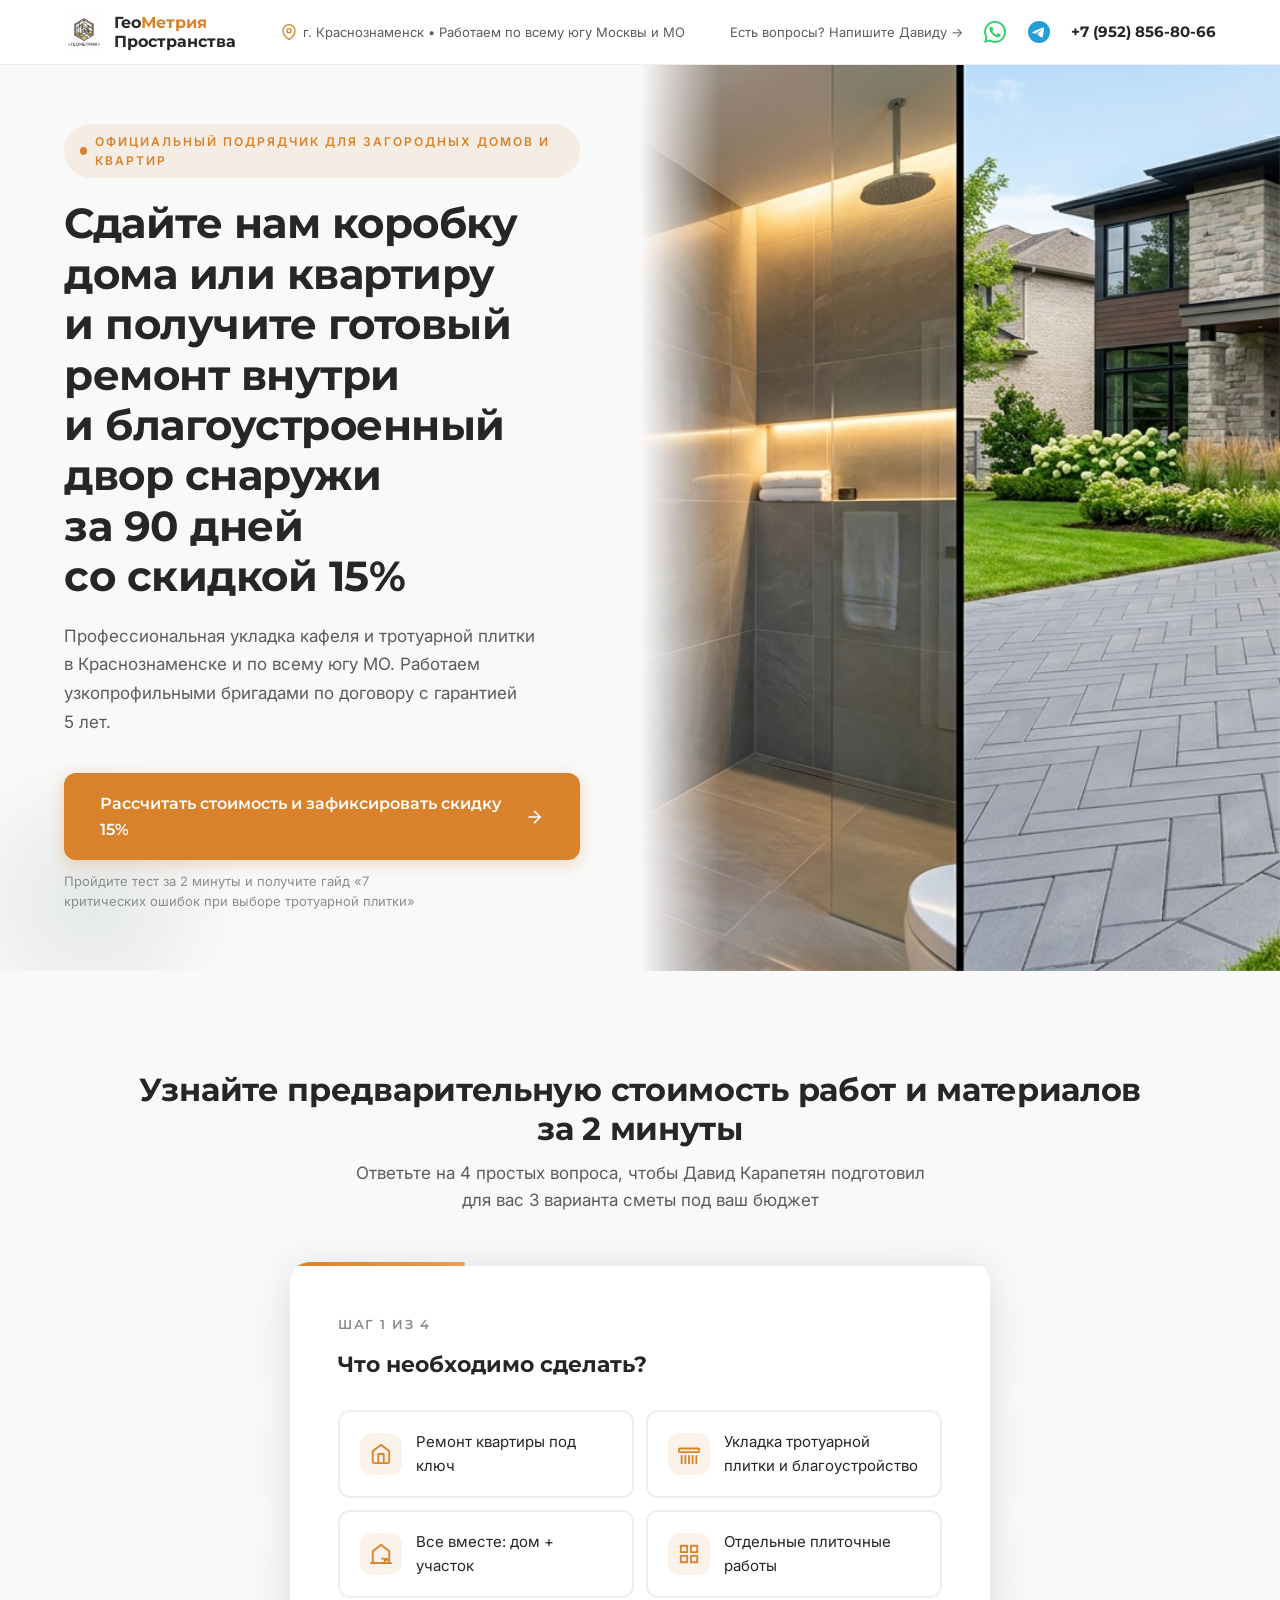
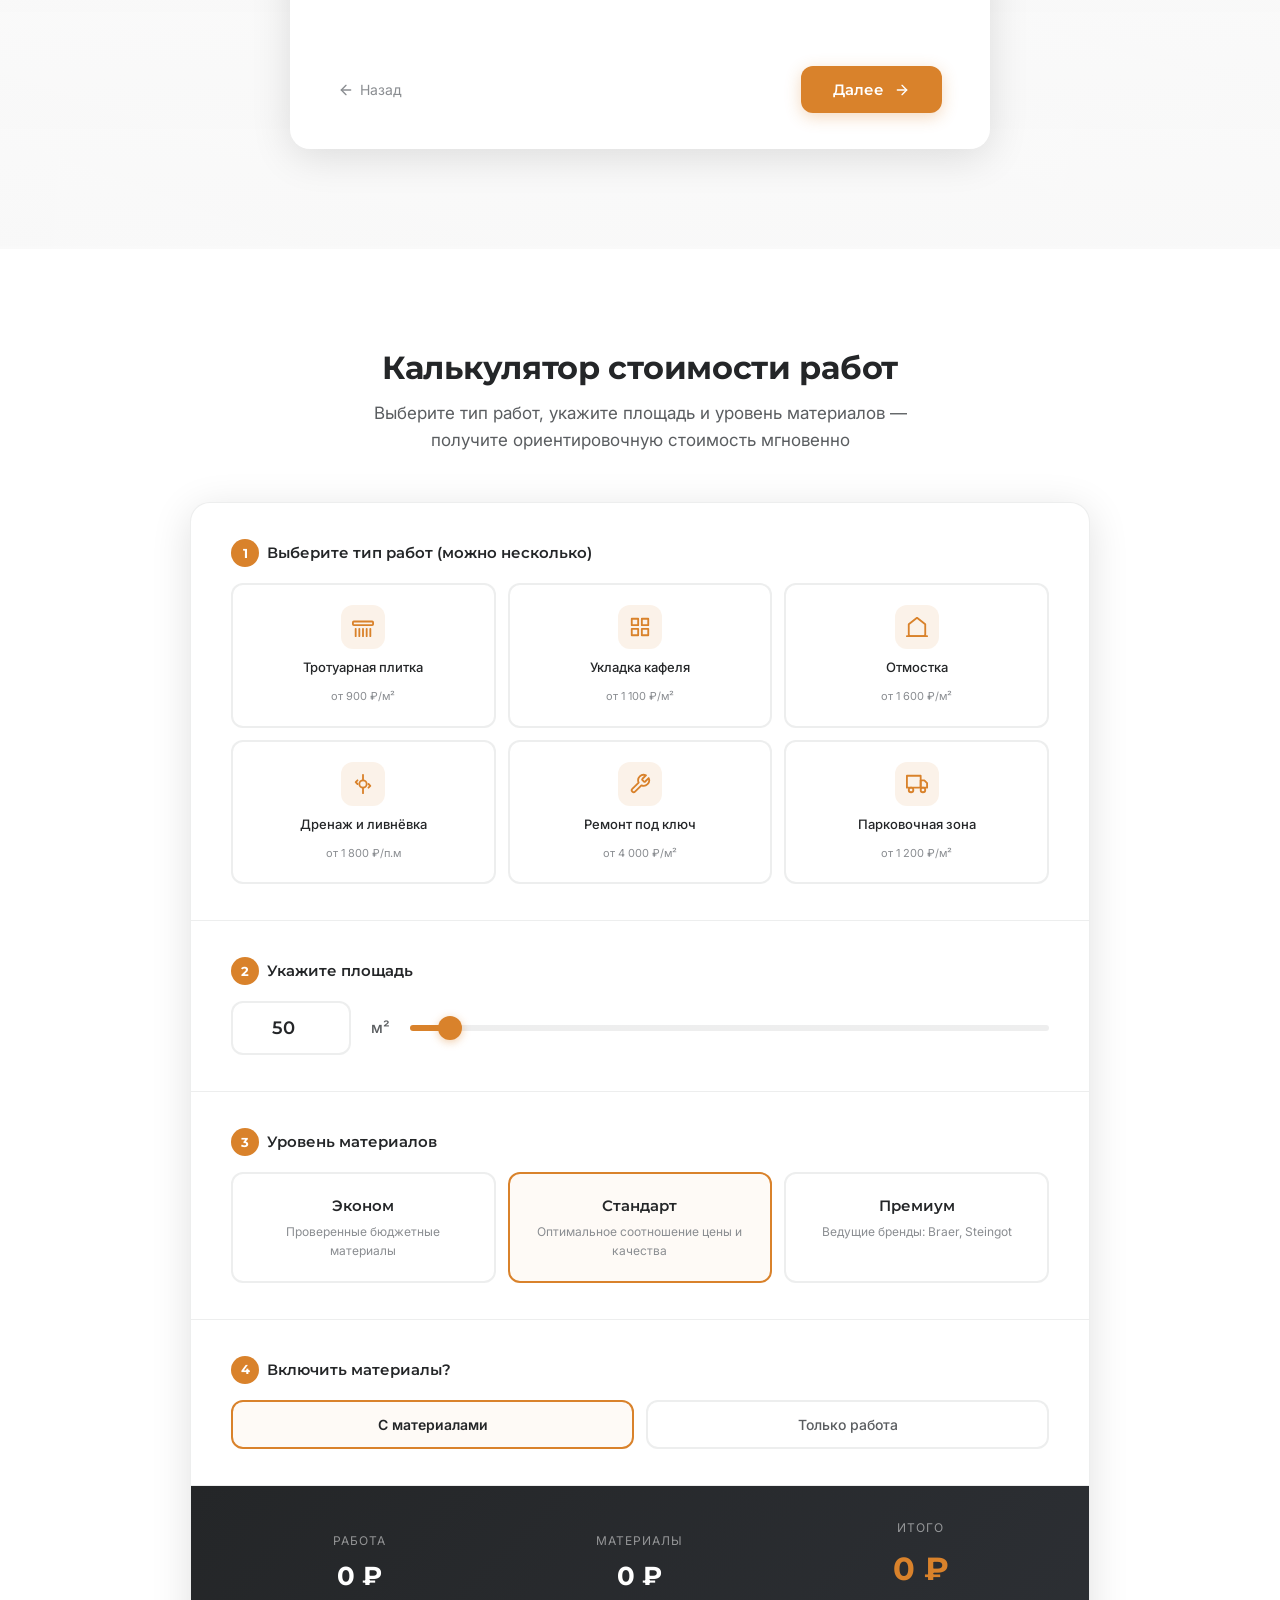
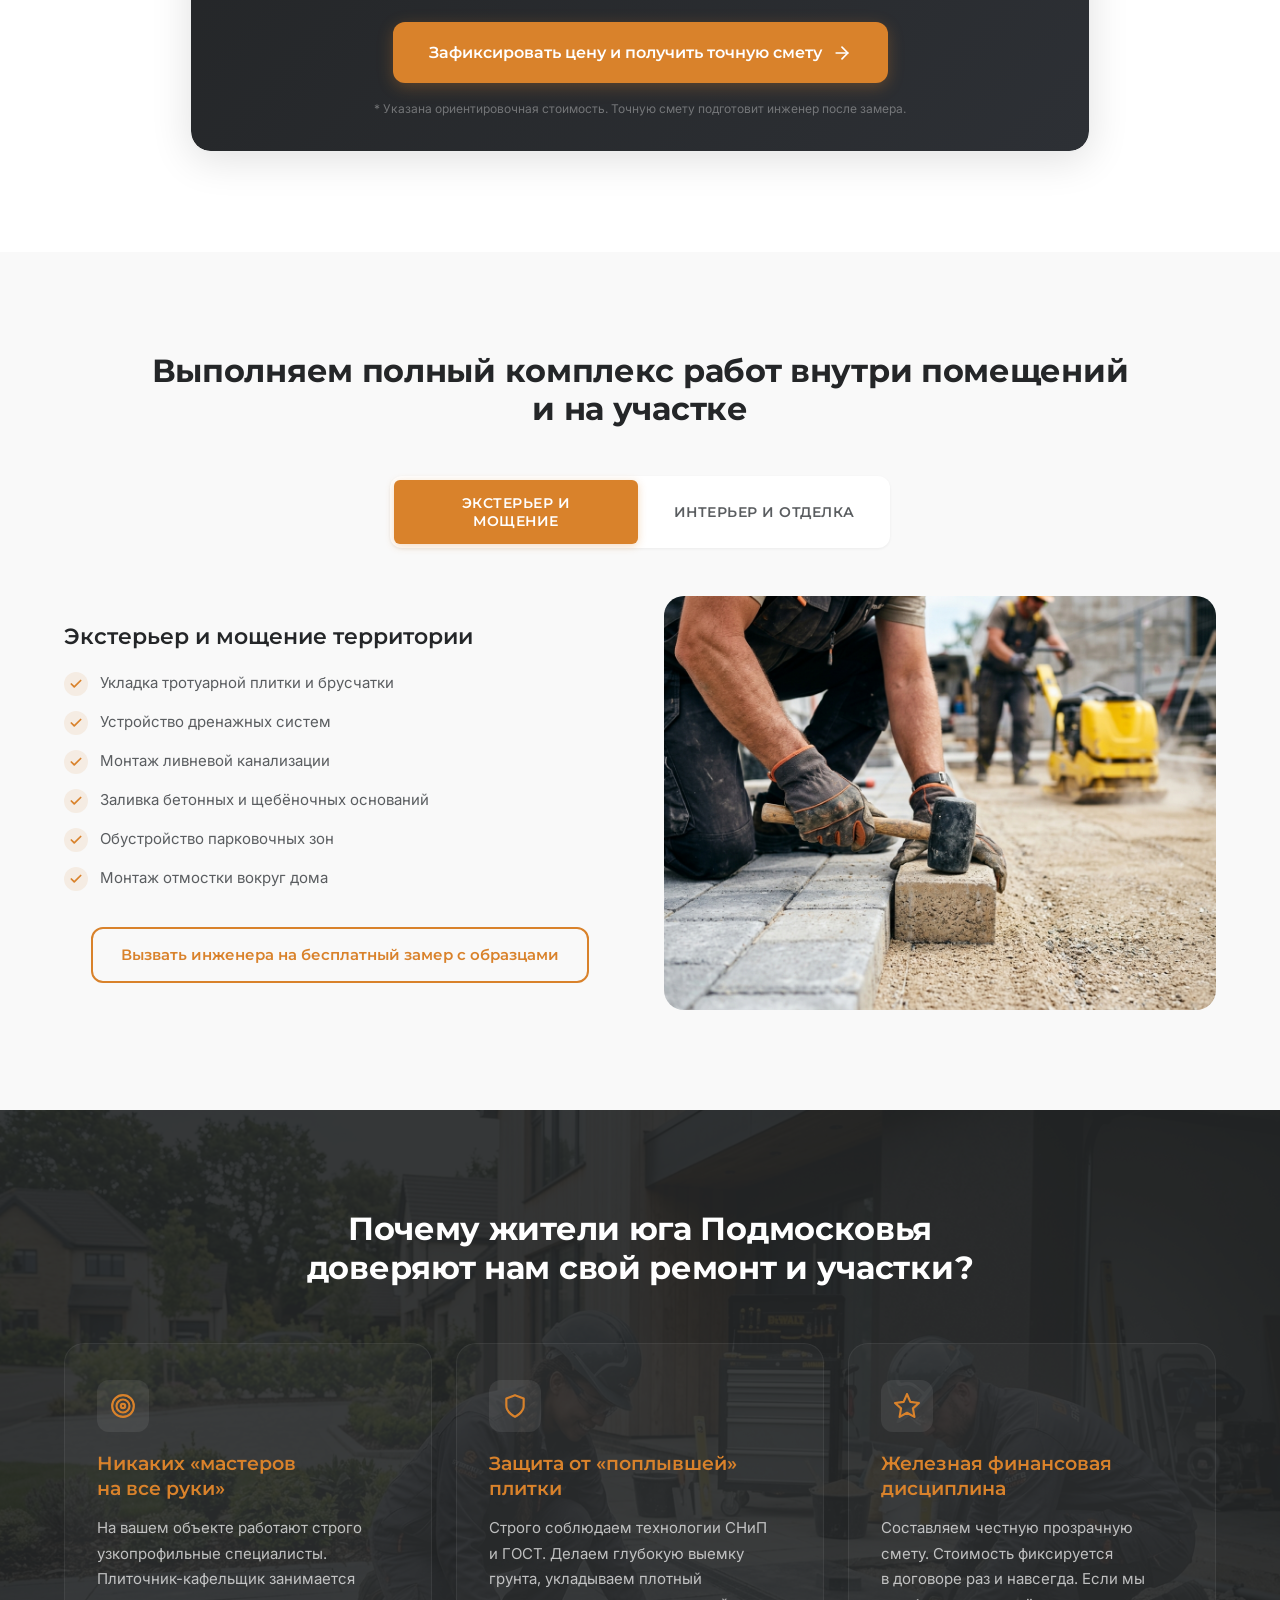
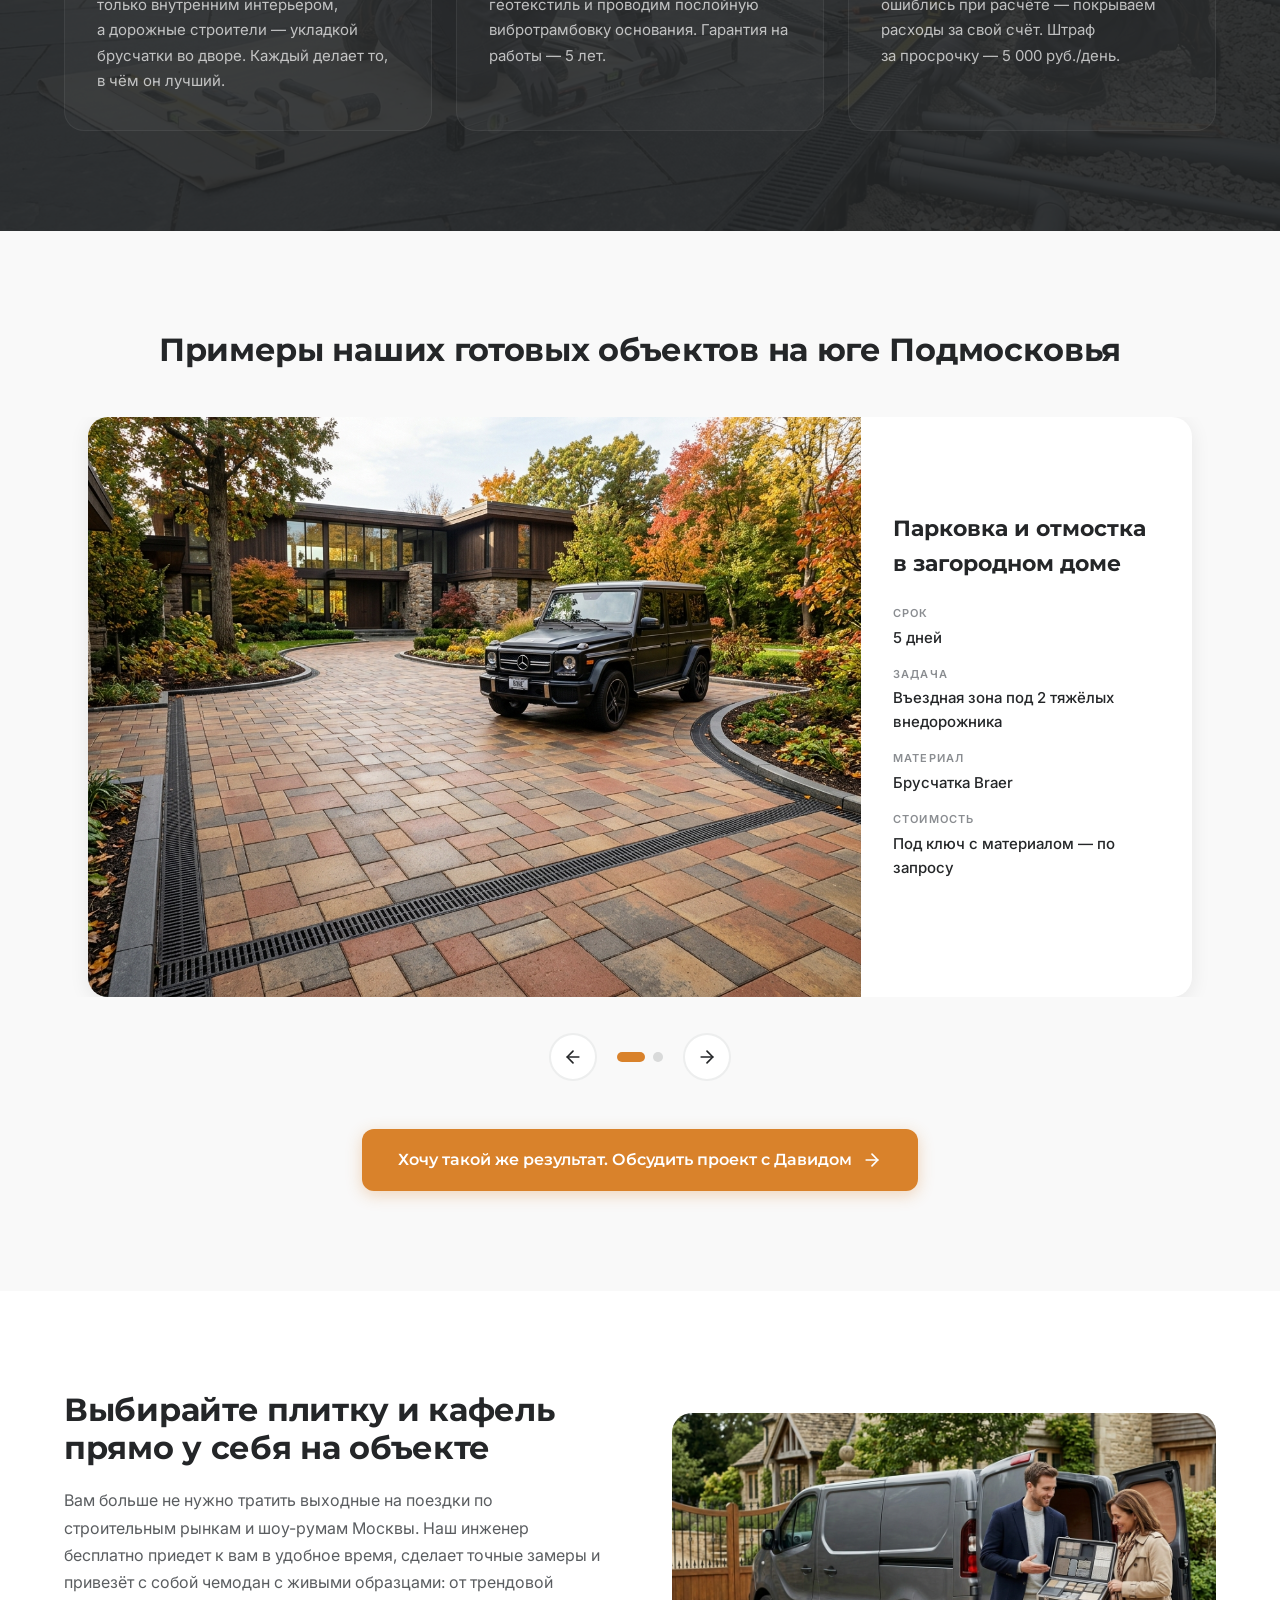
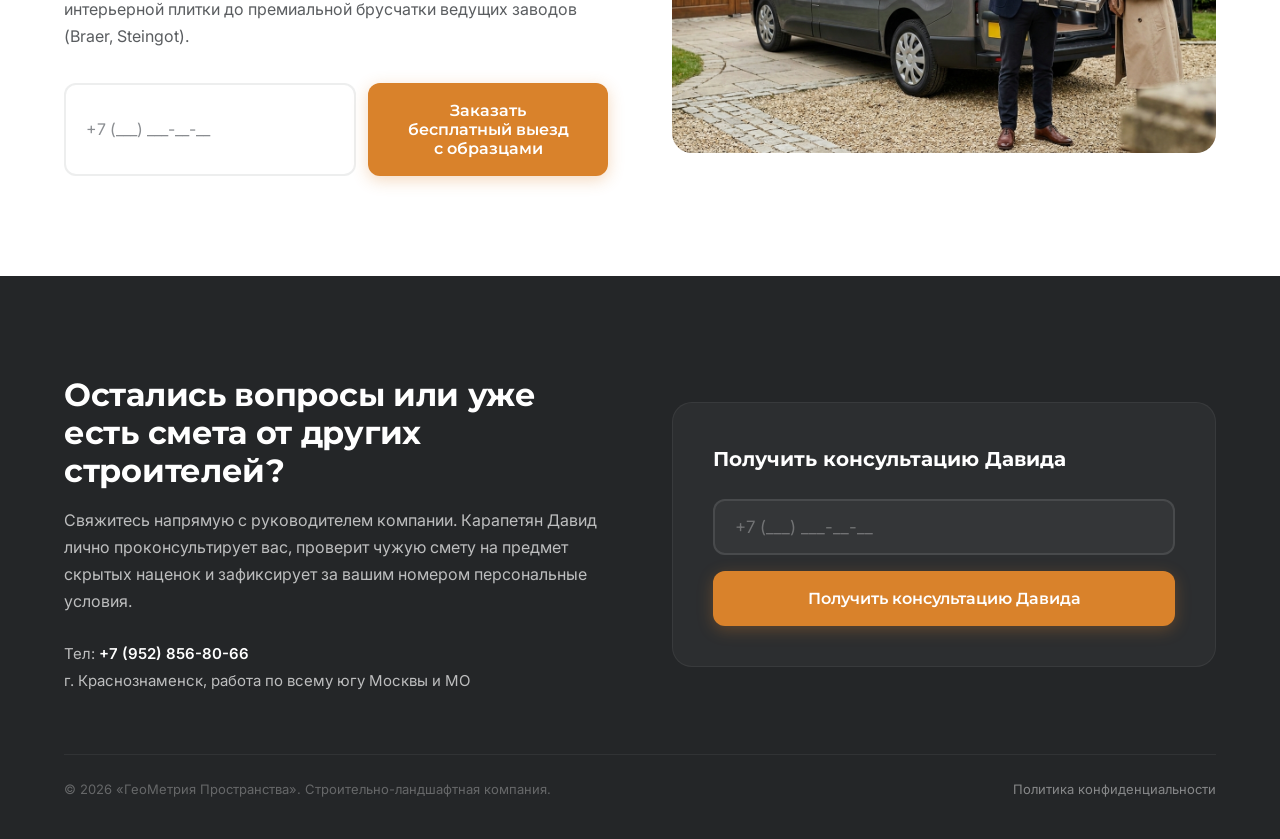
<file: index.html>
﻿<!DOCTYPE html>
<html lang="ru">
<head>
  <meta charset="UTF-8">
  <meta name="viewport" content="width=device-width, initial-scale=1.0">
  <title>ГеоМетрия Пространства — Строительно-ландшафтная компания | Укладка плитки, ремонт, благоустройство</title>
  <meta name="description" content="Профессиональная укладка кафеля и тротуарной плитки в Краснознаменске и по всему югу Москвы и МО. Ремонт квартир под ключ. Гарантия 5 лет. Скидка 15%.">
  <link rel="stylesheet" href="style.css">
  <link rel="icon" type="image/x-icon" href="logo.jpg">
</head>
<body>

  <!-- ============================================================
       HEADER
       ============================================================ -->
  <header class="header" id="header">
    <div class="container">
      <div class="header__inner">
        <a href="/" class="header__logo">
          <img src="logo.jpg" alt="ГеоМетрия Пространства" class="header__logo-img">
          <div class="header__logo-text">Гео<span>Метрия</span><br>Пространства</div>
        </a>
        <div class="header__geo">
          <svg width="16" height="16" viewBox="0 0 24 24" fill="none" stroke="#D9822B" stroke-width="2" stroke-linecap="round" stroke-linejoin="round"><path d="M21 10c0 7-9 13-9 13s-9-6-9-13a9 9 0 0 1 18 0z"/><circle cx="12" cy="10" r="3"/></svg>
          г. Краснознаменск &bull; Работаем по всему югу Москвы и МО
        </div>
        <div class="header__contacts" id="headerContacts">
          <span class="header__question">Есть вопросы? Напишите Давиду →</span>
          <div class="header__messengers">
            <a href="https://wa.me/79528568066" target="_blank" class="header__msg-btn" title="WhatsApp" id="header-whatsapp">
              <svg viewBox="0 0 24 24" fill="#25D366"><path d="M17.472 14.382c-.297-.149-1.758-.867-2.03-.967-.273-.099-.471-.148-.67.15-.197.297-.767.966-.94 1.164-.173.199-.347.223-.644.075-.297-.15-1.255-.463-2.39-1.475-.883-.788-1.48-1.761-1.653-2.059-.173-.297-.018-.458.13-.606.134-.133.298-.347.446-.52.149-.174.198-.298.298-.497.099-.198.05-.371-.025-.52-.075-.149-.669-1.612-.916-2.207-.242-.579-.487-.5-.669-.51-.173-.008-.371-.01-.57-.01-.198 0-.52.074-.792.372-.272.297-1.04 1.016-1.04 2.479 0 1.462 1.065 2.875 1.213 3.074.149.198 2.096 3.2 5.077 4.487.709.306 1.262.489 1.694.625.712.227 1.36.195 1.871.118.571-.085 1.758-.719 2.006-1.413.248-.694.248-1.289.173-1.413-.074-.124-.272-.198-.57-.347m-5.421 7.403h-.004a9.87 9.87 0 01-5.031-1.378l-.361-.214-3.741.982.998-3.648-.235-.374a9.86 9.86 0 01-1.51-5.26c.001-5.45 4.436-9.884 9.888-9.884 2.64 0 5.122 1.03 6.988 2.898a9.825 9.825 0 012.893 6.994c-.003 5.45-4.437 9.884-9.885 9.884m8.413-18.297A11.815 11.815 0 0012.05 0C5.495 0 .16 5.335.157 11.892c0 2.096.547 4.142 1.588 5.945L.057 24l6.305-1.654a11.882 11.882 0 005.683 1.448h.005c6.554 0 11.89-5.335 11.893-11.893a11.821 11.821 0 00-3.48-8.413z"/></svg>
            </a>
            <a href="https://t.me/+79528568066" target="_blank" class="header__msg-btn" title="Telegram" id="header-telegram">
              <svg viewBox="0 0 24 24" fill="#229ED9"><path d="M11.944 0A12 12 0 0 0 0 12a12 12 0 0 0 12 12 12 12 0 0 0 12-12A12 12 0 0 0 12 0a12 12 0 0 0-.056 0zm4.962 7.224c.1-.002.321.023.465.14a.506.506 0 0 1 .171.325c.016.093.036.306.02.472-.18 1.898-.962 6.502-1.36 8.627-.168.9-.499 1.201-.82 1.23-.696.065-1.225-.46-1.9-.902-1.056-.693-1.653-1.124-2.678-1.8-1.185-.78-.417-1.21.258-1.91.177-.184 3.247-2.977 3.307-3.23.007-.032.014-.15-.056-.212s-.174-.041-.249-.024c-.106.024-1.793 1.14-5.061 3.345-.479.33-.913.49-1.302.48-.428-.008-1.252-.241-1.865-.44-.752-.245-1.349-.374-1.297-.789.027-.216.325-.437.893-.663 3.498-1.524 5.83-2.529 6.998-3.014 3.332-1.386 4.025-1.627 4.476-1.635z"/></svg>
            </a>
          </div>
          <a href="tel:+79528568066" class="header__phone" id="header-phone">+7 (952) 856-80-66</a>
        </div>
        <button class="header__burger" id="headerBurger" aria-label="Меню"><span></span><span></span><span></span></button>
      </div>
    </div>
  </header>

  <main>

    <!-- ============================================================
         HERO
         ============================================================ -->
    <section class="hero particle-bg" id="hero">
      <div class="hero__inner">
        <div class="hero__content">
          <div class="hero__badge"><span class="badge-dot"></span> Официальный подрядчик для загородных домов и квартир</div>
          <h1>Сдайте нам коробку дома или квартиру и&nbsp;получите готовый ремонт внутри и&nbsp;благоустроенный двор снаружи за&nbsp;90&nbsp;дней со&nbsp;скидкой&nbsp;15%</h1>
          <p class="hero__subtitle">Профессиональная укладка кафеля и тротуарной плитки в&nbsp;Краснознаменске и по&nbsp;всему югу МО. Работаем узкопрофильными бригадами по&nbsp;договору с&nbsp;гарантией 5&nbsp;лет.</p>
          <div class="hero__cta-group">
            <a href="#quiz" class="btn-primary btn-primary--pulse" id="hero-cta">
              Рассчитать стоимость и зафиксировать скидку 15%
              <svg width="20" height="20" viewBox="0 0 24 24" fill="none" stroke="currentColor" stroke-width="2" stroke-linecap="round" stroke-linejoin="round"><line x1="5" y1="12" x2="19" y2="12"/><polyline points="12 5 19 12 12 19"/></svg>
            </a>
            <p class="hero__cta-hint">Пройдите тест за 2 минуты и получите гайд «7 критических ошибок при выборе тротуарной плитки»</p>
          </div>
        </div>
        <div class="hero__image">
          <img src="hero.jpg" alt="Премиальная укладка плитки — интерьер и экстерьер">
        </div>
      </div>
    </section>

    <!-- ============================================================
         QUIZ
         ============================================================ -->
    <section class="quiz" id="quiz">
      <div class="quiz__bg"><img src="quiz_bg.jpg" alt=""></div>
      <div class="container">
        <div class="quiz__header reveal">
          <h2>Узнайте предварительную стоимость работ и&nbsp;материалов за&nbsp;2&nbsp;минуты</h2>
          <p class="section-subtitle">Ответьте на 4 простых вопроса, чтобы Давид Карапетян подготовил для вас 3 варианта сметы под ваш бюджет</p>
        </div>
        <div class="quiz__widget reveal">
          <div class="quiz__progress"><div class="quiz__progress-bar"></div></div>

          <!-- Step 1 -->
          <div class="quiz__step active" data-step="1">
            <div class="quiz__step-number">Шаг 1 из 4</div>
            <div class="quiz__question">Что необходимо сделать?</div>
            <div class="quiz__options">
              <div class="quiz__option" id="quiz-opt-1-1">
                <div class="icon-box icon-box--orange">
                  <svg viewBox="0 0 24 24" fill="none" stroke="#D9822B" stroke-width="2" stroke-linecap="round" stroke-linejoin="round"><path d="M3 9l9-7 9 7v11a2 2 0 0 1-2 2H5a2 2 0 0 1-2-2z"/><polyline points="9 22 9 12 15 12 15 22"/></svg>
                </div>
                <span>Ремонт квартиры под ключ</span>
              </div>
              <div class="quiz__option" id="quiz-opt-1-2">
                <div class="icon-box icon-box--orange">
                  <svg viewBox="0 0 24 24" fill="none" stroke="#D9822B" stroke-width="2" stroke-linecap="round" stroke-linejoin="round"><rect x="1" y="6" width="22" height="4" rx="1"/><line x1="4" y1="14" x2="4" y2="22"/><line x1="8" y1="14" x2="8" y2="22"/><line x1="12" y1="14" x2="12" y2="22"/><line x1="16" y1="14" x2="16" y2="22"/><line x1="20" y1="14" x2="20" y2="22"/></svg>
                </div>
                <span>Укладка тротуарной плитки и благоустройство</span>
              </div>
              <div class="quiz__option" id="quiz-opt-1-3">
                <div class="icon-box icon-box--orange">
                  <svg viewBox="0 0 24 24" fill="none" stroke="#D9822B" stroke-width="2" stroke-linecap="round" stroke-linejoin="round"><path d="M3 9l9-7 9 7v11a2 2 0 0 1-2 2H5a2 2 0 0 1-2-2z"/><path d="M1 22h22"/><path d="M16 22v-4a1 1 0 0 0-1-1h-2"/><circle cx="18" cy="18" r="1"/></svg>
                </div>
                <span>Все вместе: дом + участок</span>
              </div>
              <div class="quiz__option" id="quiz-opt-1-4">
                <div class="icon-box icon-box--orange">
                  <svg viewBox="0 0 24 24" fill="none" stroke="#D9822B" stroke-width="2" stroke-linecap="round" stroke-linejoin="round"><rect x="3" y="3" width="7" height="7"/><rect x="14" y="3" width="7" height="7"/><rect x="3" y="14" width="7" height="7"/><rect x="14" y="14" width="7" height="7"/></svg>
                </div>
                <span>Отдельные плиточные работы</span>
              </div>
            </div>
          </div>

          <!-- Step 2 -->
          <div class="quiz__step" data-step="2">
            <div class="quiz__step-number">Шаг 2 из 4</div>
            <div class="quiz__question">Какой примерный объём работ?</div>
            <div class="quiz__options">
              <div class="quiz__option" id="quiz-opt-2-1">
                <div class="icon-box icon-box--orange">
                  <svg viewBox="0 0 24 24" fill="none" stroke="#D9822B" stroke-width="2" stroke-linecap="round" stroke-linejoin="round"><path d="M21 16V8a2 2 0 0 0-1-1.73l-7-4a2 2 0 0 0-2 0l-7 4A2 2 0 0 0 3 8v8a2 2 0 0 0 1 1.73l7 4a2 2 0 0 0 2 0l7-4A2 2 0 0 0 21 16z"/></svg>
                </div>
                <span>До 50 м²</span>
              </div>
              <div class="quiz__option" id="quiz-opt-2-2">
                <div class="icon-box icon-box--orange">
                  <svg viewBox="0 0 24 24" fill="none" stroke="#D9822B" stroke-width="2" stroke-linecap="round" stroke-linejoin="round"><rect x="2" y="2" width="20" height="20" rx="2"/><line x1="12" y1="2" x2="12" y2="22"/><line x1="2" y1="12" x2="22" y2="12"/></svg>
                </div>
                <span>50–100 м²</span>
              </div>
              <div class="quiz__option" id="quiz-opt-2-3">
                <div class="icon-box icon-box--orange">
                  <svg viewBox="0 0 24 24" fill="none" stroke="#D9822B" stroke-width="2" stroke-linecap="round" stroke-linejoin="round"><line x1="2" y1="22" x2="22" y2="22"/><rect x="6" y="10" width="4" height="12"/><rect x="14" y="4" width="4" height="18"/></svg>
                </div>
                <span>100–300 м²</span>
              </div>
              <div class="quiz__option" id="quiz-opt-2-4">
                <div class="icon-box icon-box--orange">
                  <svg viewBox="0 0 24 24" fill="none" stroke="#D9822B" stroke-width="2" stroke-linecap="round" stroke-linejoin="round"><rect x="4" y="2" width="16" height="20" rx="2"/><line x1="9" y1="6" x2="15" y2="6"/><line x1="9" y1="10" x2="15" y2="10"/><line x1="9" y1="14" x2="15" y2="14"/><line x1="9" y1="18" x2="15" y2="18"/></svg>
                </div>
                <span>Более 300 м²</span>
              </div>
            </div>
          </div>

          <!-- Step 3 -->
          <div class="quiz__step" data-step="3">
            <div class="quiz__step-number">Шаг 3 из 4</div>
            <div class="quiz__question">Когда планируете начать работы?</div>
            <div class="quiz__options">
              <div class="quiz__option" id="quiz-opt-3-1">
                <div class="icon-box icon-box--orange">
                  <svg viewBox="0 0 24 24" fill="none" stroke="#D9822B" stroke-width="2" stroke-linecap="round" stroke-linejoin="round"><polygon points="13 2 3 14 12 14 11 22 21 10 12 10 13 2"/></svg>
                </div>
                <span>В ближайшие дни</span>
              </div>
              <div class="quiz__option" id="quiz-opt-3-2">
                <div class="icon-box icon-box--orange">
                  <svg viewBox="0 0 24 24" fill="none" stroke="#D9822B" stroke-width="2" stroke-linecap="round" stroke-linejoin="round"><rect x="3" y="4" width="18" height="18" rx="2" ry="2"/><line x1="16" y1="2" x2="16" y2="6"/><line x1="8" y1="2" x2="8" y2="6"/><line x1="3" y1="10" x2="21" y2="10"/></svg>
                </div>
                <span>В течение месяца</span>
              </div>
              <div class="quiz__option" id="quiz-opt-3-3">
                <div class="icon-box icon-box--orange">
                  <svg viewBox="0 0 24 24" fill="none" stroke="#D9822B" stroke-width="2" stroke-linecap="round" stroke-linejoin="round"><circle cx="12" cy="12" r="10"/><polyline points="12 6 12 12 16 14"/></svg>
                </div>
                <span>В течение 2–3 месяцев</span>
              </div>
              <div class="quiz__option" id="quiz-opt-3-4">
                <div class="icon-box icon-box--orange">
                  <svg viewBox="0 0 24 24" fill="none" stroke="#D9822B" stroke-width="2" stroke-linecap="round" stroke-linejoin="round"><path d="M1 12s4-8 11-8 11 8 11 8-4 8-11 8-11-8-11-8z"/><circle cx="12" cy="12" r="3"/></svg>
                </div>
                <span>Пока просто узнаю цены</span>
              </div>
            </div>
          </div>

          <!-- Step 4 — Final -->
          <div class="quiz__step" data-step="4">
            <div class="quiz__final">
              <div class="quiz__step-number">Шаг 4 из 4</div>
              <div class="quiz__final-title">Куда прислать расчёт сметы и&nbsp;ваш&nbsp;бонус?</div>
              <div class="quiz__messenger-select">
                <button type="button" class="quiz__messenger-btn selected" data-messenger="whatsapp" id="quiz-msg-wa">
                  <svg width="22" height="22" viewBox="0 0 24 24" fill="#25D366"><path d="M17.472 14.382c-.297-.149-1.758-.867-2.03-.967-.273-.099-.471-.148-.67.15-.197.297-.767.966-.94 1.164-.173.199-.347.223-.644.075-.297-.15-1.255-.463-2.39-1.475-.883-.788-1.48-1.761-1.653-2.059-.173-.297-.018-.458.13-.606.134-.133.298-.347.446-.52.149-.174.198-.298.298-.497.099-.198.05-.371-.025-.52-.075-.149-.669-1.612-.916-2.207-.242-.579-.487-.5-.669-.51-.173-.008-.371-.01-.57-.01-.198 0-.52.074-.792.372-.272.297-1.04 1.016-1.04 2.479 0 1.462 1.065 2.875 1.213 3.074.149.198 2.096 3.2 5.077 4.487.709.306 1.262.489 1.694.625.712.227 1.36.195 1.871.118.571-.085 1.758-.719 2.006-1.413.248-.694.248-1.289.173-1.413-.074-.124-.272-.198-.57-.347m-5.421 7.403h-.004a9.87 9.87 0 01-5.031-1.378l-.361-.214-3.741.982.998-3.648-.235-.374a9.86 9.86 0 01-1.51-5.26c.001-5.45 4.436-9.884 9.888-9.884 2.64 0 5.122 1.03 6.988 2.898a9.825 9.825 0 012.893 6.994c-.003 5.45-4.437 9.884-9.885 9.884m8.413-18.297A11.815 11.815 0 0012.05 0C5.495 0 .16 5.335.157 11.892c0 2.096.547 4.142 1.588 5.945L.057 24l6.305-1.654a11.882 11.882 0 005.683 1.448h.005c6.554 0 11.89-5.335 11.893-11.893a11.821 11.821 0 00-3.48-8.413z"/></svg>
                  WhatsApp
                </button>
                <button type="button" class="quiz__messenger-btn" data-messenger="telegram" id="quiz-msg-tg">
                  <svg width="22" height="22" viewBox="0 0 24 24" fill="#229ED9"><path d="M11.944 0A12 12 0 0 0 0 12a12 12 0 0 0 12 12 12 12 0 0 0 12-12A12 12 0 0 0 12 0a12 12 0 0 0-.056 0zm4.962 7.224c.1-.002.321.023.465.14a.506.506 0 0 1 .171.325c.016.093.036.306.02.472-.18 1.898-.962 6.502-1.36 8.627-.168.9-.499 1.201-.82 1.23-.696.065-1.225-.46-1.9-.902-1.056-.693-1.653-1.124-2.678-1.8-1.185-.78-.417-1.21.258-1.91.177-.184 3.247-2.977 3.307-3.23.007-.032.014-.15-.056-.212s-.174-.041-.249-.024c-.106.024-1.793 1.14-5.061 3.345-.479.33-.913.49-1.302.48-.428-.008-1.252-.241-1.865-.44-.752-.245-1.349-.374-1.297-.789.027-.216.325-.437.893-.663 3.498-1.524 5.83-2.529 6.998-3.014 3.332-1.386 4.025-1.627 4.476-1.635z"/></svg>
                  Telegram
                </button>
              </div>
              <input type="tel" class="quiz__phone-input" placeholder="+7 (___) ___-__-__" data-phone-mask id="quiz-phone">
              <button type="button" class="btn-primary btn-green quiz__submit" id="quiz-submit">Получить 3 варианта сметы в мессенджер</button>
            </div>
          </div>

          <div class="quiz__nav">
            <button type="button" class="quiz__nav-back" id="quiz-back">
              <svg width="16" height="16" viewBox="0 0 24 24" fill="none" stroke="currentColor" stroke-width="2" stroke-linecap="round" stroke-linejoin="round"><line x1="19" y1="12" x2="5" y2="12"/><polyline points="12 19 5 12 12 5"/></svg>
              Назад
            </button>
            <button type="button" class="btn-primary quiz__nav-next" id="quiz-next">
              Далее
              <svg width="16" height="16" viewBox="0 0 24 24" fill="none" stroke="currentColor" stroke-width="2" stroke-linecap="round" stroke-linejoin="round"><line x1="5" y1="12" x2="19" y2="12"/><polyline points="12 5 19 12 12 19"/></svg>
            </button>
          </div>
        </div>
      </div>
    </section>

    <!-- ============================================================
         CALCULATOR
         ============================================================ -->
    <section class="calculator" id="calculator">
      <div class="container">
        <div class="calculator__header reveal">
          <h2>Калькулятор стоимости работ</h2>
          <p class="section-subtitle">Выберите тип работ, укажите площадь и уровень материалов — получите ориентировочную стоимость мгновенно</p>
        </div>

        <div class="calculator__widget reveal-scale">
          <!-- 1. Work type -->
          <div class="calc__section">
            <div class="calc__label"><span class="calc__label-num">1</span> Выберите тип работ (можно несколько)</div>
            <div class="calc__types stagger-children">
              <div class="calc__type" data-type="paving" id="calc-type-paving">
                <div class="icon-box icon-box--orange">
                  <svg viewBox="0 0 24 24" fill="none" stroke="#D9822B" stroke-width="2" stroke-linecap="round" stroke-linejoin="round"><rect x="1" y="6" width="22" height="4" rx="1"/><line x1="4" y1="14" x2="4" y2="22"/><line x1="8" y1="14" x2="8" y2="22"/><line x1="12" y1="14" x2="12" y2="22"/><line x1="16" y1="14" x2="16" y2="22"/><line x1="20" y1="14" x2="20" y2="22"/></svg>
                </div>
                <div class="calc__type-name">Тротуарная плитка</div>
                <div class="calc__type-price">от 900 ₽/м²</div>
              </div>
              <div class="calc__type" data-type="ceramic" id="calc-type-ceramic">
                <div class="icon-box icon-box--orange">
                  <svg viewBox="0 0 24 24" fill="none" stroke="#D9822B" stroke-width="2" stroke-linecap="round" stroke-linejoin="round"><rect x="3" y="3" width="7" height="7"/><rect x="14" y="3" width="7" height="7"/><rect x="3" y="14" width="7" height="7"/><rect x="14" y="14" width="7" height="7"/></svg>
                </div>
                <div class="calc__type-name">Укладка кафеля</div>
                <div class="calc__type-price">от 1 100 ₽/м²</div>
              </div>
              <div class="calc__type" data-type="blindarea" id="calc-type-blindarea">
                <div class="icon-box icon-box--orange">
                  <svg viewBox="0 0 24 24" fill="none" stroke="#D9822B" stroke-width="2" stroke-linecap="round" stroke-linejoin="round"><path d="M3 9l9-7 9 7v11a2 2 0 0 1-2 2H5a2 2 0 0 1-2-2z"/><line x1="1" y1="22" x2="23" y2="22"/></svg>
                </div>
                <div class="calc__type-name">Отмостка</div>
                <div class="calc__type-price">от 1 600 ₽/м²</div>
              </div>
              <div class="calc__type" data-type="drainage" id="calc-type-drainage">
                <div class="icon-box icon-box--orange">
                  <svg viewBox="0 0 24 24" fill="none" stroke="#D9822B" stroke-width="2" stroke-linecap="round" stroke-linejoin="round"><path d="M12 2v6"/><path d="M12 22v-6"/><path d="M6 8l-2 2 2 2"/><path d="M18 12l2 2-2 2"/><circle cx="12" cy="12" r="4"/></svg>
                </div>
                <div class="calc__type-name">Дренаж и ливнёвка</div>
                <div class="calc__type-price">от 1 800 ₽/п.м</div>
              </div>
              <div class="calc__type" data-type="renovation" id="calc-type-renovation">
                <div class="icon-box icon-box--orange">
                  <svg viewBox="0 0 24 24" fill="none" stroke="#D9822B" stroke-width="2" stroke-linecap="round" stroke-linejoin="round"><path d="M14.7 6.3a1 1 0 0 0 0 1.4l1.6 1.6a1 1 0 0 0 1.4 0l3.77-3.77a6 6 0 0 1-7.94 7.94l-6.91 6.91a2.12 2.12 0 0 1-3-3l6.91-6.91a6 6 0 0 1 7.94-7.94l-3.76 3.76z"/></svg>
                </div>
                <div class="calc__type-name">Ремонт под ключ</div>
                <div class="calc__type-price">от 4 000 ₽/м²</div>
              </div>
              <div class="calc__type" data-type="parking" id="calc-type-parking">
                <div class="icon-box icon-box--orange">
                  <svg viewBox="0 0 24 24" fill="none" stroke="#D9822B" stroke-width="2" stroke-linecap="round" stroke-linejoin="round"><rect x="1" y="3" width="15" height="13"/><polygon points="16 8 20 8 23 11 23 16 16 16 16 8"/><circle cx="5.5" cy="18.5" r="2.5"/><circle cx="18.5" cy="18.5" r="2.5"/></svg>
                </div>
                <div class="calc__type-name">Парковочная зона</div>
                <div class="calc__type-price">от 1 200 ₽/м²</div>
              </div>
            </div>
          </div>

          <!-- 2. Area -->
          <div class="calc__section">
            <div class="calc__label"><span class="calc__label-num">2</span> Укажите площадь</div>
            <div class="calc__area-row">
              <input type="number" class="calc__area-input" value="50" min="5" max="1000" id="calc-area-input">
              <span class="calc__area-unit">м²</span>
              <input type="range" class="calc__area-slider" min="5" max="1000" value="50" id="calc-area-slider">
            </div>
          </div>

          <!-- 3. Material Level -->
          <div class="calc__section">
            <div class="calc__label"><span class="calc__label-num">3</span> Уровень материалов</div>
            <div class="calc__levels">
              <div class="calc__level" data-level="0" id="calc-level-eco">
                <div class="calc__level-name">Эконом</div>
                <div class="calc__level-desc">Проверенные бюджетные материалы</div>
              </div>
              <div class="calc__level selected" data-level="1" id="calc-level-std">
                <div class="calc__level-name">Стандарт</div>
                <div class="calc__level-desc">Оптимальное соотношение цены и качества</div>
              </div>
              <div class="calc__level" data-level="2" id="calc-level-prem">
                <div class="calc__level-name">Премиум</div>
                <div class="calc__level-desc">Ведущие бренды: Braer, Steingot</div>
              </div>
            </div>
          </div>

          <!-- 4. With/Without Materials -->
          <div class="calc__section">
            <div class="calc__label"><span class="calc__label-num">4</span> Включить материалы?</div>
            <div class="calc__toggle-row">
              <button class="calc__toggle-btn selected" data-toggle="with" id="calc-toggle-with">С материалами</button>
              <button class="calc__toggle-btn" data-toggle="without" id="calc-toggle-without">Только работа</button>
            </div>
          </div>

          <!-- Result -->
          <div class="calc__result">
            <div class="calc__result-grid">
              <div class="calc__result-item">
                <div class="calc__result-label">Работа</div>
                <div class="calc__result-value calc__result-work">0 ₽</div>
              </div>
              <div class="calc__result-item">
                <div class="calc__result-label">Материалы</div>
                <div class="calc__result-value calc__result-material">0 ₽</div>
              </div>
              <div class="calc__result-item">
                <div class="calc__result-label">Итого</div>
                <div class="calc__result-value calc__result-value--total calc__result-total">0 ₽</div>
                <div class="calc__result-discount"></div>
              </div>
            </div>
            <div class="calc__result-cta">
              <a href="#footer" class="btn-primary" id="calc-cta">
                Зафиксировать цену и получить точную смету
                <svg width="20" height="20" viewBox="0 0 24 24" fill="none" stroke="currentColor" stroke-width="2" stroke-linecap="round" stroke-linejoin="round"><line x1="5" y1="12" x2="19" y2="12"/><polyline points="12 5 19 12 12 19"/></svg>
              </a>
            </div>
            <div class="calc__result-note">* Указана ориентировочная стоимость. Точную смету подготовит инженер после замера.</div>
          </div>
        </div>
      </div>
    </section>

    <!-- ============================================================
         SERVICES (TABS)
         ============================================================ -->
    <section class="services" id="services">
      <div class="container">
        <div class="services__header reveal">
          <h2>Выполняем полный комплекс работ внутри помещений и&nbsp;на&nbsp;участке</h2>
        </div>
        <div class="services__tabs reveal">
          <button class="services__tab active" data-tab="exterior" id="tab-exterior">Экстерьер и мощение</button>
          <button class="services__tab" data-tab="interior" id="tab-interior">Интерьер и отделка</button>
        </div>
        <div class="services__content active" data-tab="exterior">
          <div class="services__text reveal-left">
            <h3>Экстерьер и мощение территории</h3>
            <ul class="services__list">
              <li><span class="services__list-icon"><svg viewBox="0 0 24 24" fill="none" stroke="#D9822B" stroke-width="3" stroke-linecap="round" stroke-linejoin="round"><polyline points="20 6 9 17 4 12"/></svg></span>Укладка тротуарной плитки и брусчатки</li>
              <li><span class="services__list-icon"><svg viewBox="0 0 24 24" fill="none" stroke="#D9822B" stroke-width="3" stroke-linecap="round" stroke-linejoin="round"><polyline points="20 6 9 17 4 12"/></svg></span>Устройство дренажных систем</li>
              <li><span class="services__list-icon"><svg viewBox="0 0 24 24" fill="none" stroke="#D9822B" stroke-width="3" stroke-linecap="round" stroke-linejoin="round"><polyline points="20 6 9 17 4 12"/></svg></span>Монтаж ливневой канализации</li>
              <li><span class="services__list-icon"><svg viewBox="0 0 24 24" fill="none" stroke="#D9822B" stroke-width="3" stroke-linecap="round" stroke-linejoin="round"><polyline points="20 6 9 17 4 12"/></svg></span>Заливка бетонных и щебёночных оснований</li>
              <li><span class="services__list-icon"><svg viewBox="0 0 24 24" fill="none" stroke="#D9822B" stroke-width="3" stroke-linecap="round" stroke-linejoin="round"><polyline points="20 6 9 17 4 12"/></svg></span>Обустройство парковочных зон</li>
              <li><span class="services__list-icon"><svg viewBox="0 0 24 24" fill="none" stroke="#D9822B" stroke-width="3" stroke-linecap="round" stroke-linejoin="round"><polyline points="20 6 9 17 4 12"/></svg></span>Монтаж отмостки вокруг дома</li>
            </ul>
            <div class="services__cta">
              <a href="#showroom" class="btn-secondary" id="services-cta-exterior">Вызвать инженера на бесплатный замер с образцами</a>
            </div>
          </div>
          <div class="services__image reveal-right">
            <img src="exterior.jpg" alt="Укладка тротуарной плитки">
          </div>
        </div>
        <div class="services__content" data-tab="interior">
          <div class="services__text reveal-left">
            <h3>Интерьер и отделка помещений</h3>
            <ul class="services__list">
              <li><span class="services__list-icon"><svg viewBox="0 0 24 24" fill="none" stroke="#D9822B" stroke-width="3" stroke-linecap="round" stroke-linejoin="round"><polyline points="20 6 9 17 4 12"/></svg></span>Ремонт квартир под ключ</li>
              <li><span class="services__list-icon"><svg viewBox="0 0 24 24" fill="none" stroke="#D9822B" stroke-width="3" stroke-linecap="round" stroke-linejoin="round"><polyline points="20 6 9 17 4 12"/></svg></span>Профессиональная укладка кафеля и керамогранита</li>
              <li><span class="services__list-icon"><svg viewBox="0 0 24 24" fill="none" stroke="#D9822B" stroke-width="3" stroke-linecap="round" stroke-linejoin="round"><polyline points="20 6 9 17 4 12"/></svg></span>Запил внешних углов под 45° без сколов</li>
              <li><span class="services__list-icon"><svg viewBox="0 0 24 24" fill="none" stroke="#D9822B" stroke-width="3" stroke-linecap="round" stroke-linejoin="round"><polyline points="20 6 9 17 4 12"/></svg></span>Ремонт санузлов премиум-класса</li>
              <li><span class="services__list-icon"><svg viewBox="0 0 24 24" fill="none" stroke="#D9822B" stroke-width="3" stroke-linecap="round" stroke-linejoin="round"><polyline points="20 6 9 17 4 12"/></svg></span>Комплексные отделочные работы</li>
              <li><span class="services__list-icon"><svg viewBox="0 0 24 24" fill="none" stroke="#D9822B" stroke-width="3" stroke-linecap="round" stroke-linejoin="round"><polyline points="20 6 9 17 4 12"/></svg></span>Гидроизоляция и подготовка оснований</li>
            </ul>
            <div class="services__cta">
              <a href="#showroom" class="btn-secondary" id="services-cta-interior">Вызвать инженера на бесплатный замер с образцами</a>
            </div>
          </div>
          <div class="services__image reveal-right">
            <img src="interior.jpg" alt="Укладка керамогранита в интерьере">
          </div>
        </div>
      </div>
    </section>

    <!-- ============================================================
         EXPERTISE
         ============================================================ -->
    <section class="expertise" id="expertise">
      <div class="expertise__bg"><img src="team_bg.jpg" alt=""></div>
      <div class="container">
        <div class="expertise__header reveal">
          <h2>Почему жители юга Подмосковья доверяют нам свой ремонт и&nbsp;участки?</h2>
        </div>
        <div class="expertise__cards stagger-children">
          <div class="expertise__card magnetic-card" id="expertise-card-1">
            <div class="expertise__card-icon">
              <div class="icon-box icon-box--dark">
                <svg viewBox="0 0 24 24" fill="none" stroke="#D9822B" stroke-width="2" stroke-linecap="round" stroke-linejoin="round"><circle cx="12" cy="12" r="10"/><circle cx="12" cy="12" r="6"/><circle cx="12" cy="12" r="2"/></svg>
              </div>
            </div>
            <h3>Никаких «мастеров на&nbsp;все&nbsp;руки»</h3>
            <p>На вашем объекте работают строго узкопрофильные специалисты. Плиточник-кафельщик занимается только внутренним интерьером, а&nbsp;дорожные строители — укладкой брусчатки во&nbsp;дворе. Каждый делает то, в&nbsp;чём он лучший.</p>
          </div>
          <div class="expertise__card magnetic-card" id="expertise-card-2">
            <div class="expertise__card-icon">
              <div class="icon-box icon-box--dark">
                <svg viewBox="0 0 24 24" fill="none" stroke="#D9822B" stroke-width="2" stroke-linecap="round" stroke-linejoin="round"><path d="M12 22s8-4 8-10V5l-8-3-8 3v7c0 6 8 10 8 10z"/></svg>
              </div>
            </div>
            <h3>Защита от «поплывшей» плитки</h3>
            <p>Строго соблюдаем технологии СНиП и&nbsp;ГОСТ. Делаем глубокую выемку грунта, укладываем плотный геотекстиль и&nbsp;проводим послойную вибротрамбовку основания. Гарантия на работы — 5&nbsp;лет.</p>
          </div>
          <div class="expertise__card magnetic-card" id="expertise-card-3">
            <div class="expertise__card-icon">
              <div class="icon-box icon-box--dark">
                <svg viewBox="0 0 24 24" fill="none" stroke="#D9822B" stroke-width="2" stroke-linecap="round" stroke-linejoin="round"><path d="M12 1L15.09 8.26 23 9.27 17.5 14.14 18.82 22.02 12 18.27 5.18 22.02 6.5 14.14 1 9.27 8.91 8.26z"/></svg>
              </div>
            </div>
            <h3>Железная финансовая дисциплина</h3>
            <p>Составляем честную прозрачную смету. Стоимость фиксируется в&nbsp;договоре раз и&nbsp;навсегда. Если мы ошиблись при расчёте — покрываем расходы за&nbsp;свой счёт. Штраф за&nbsp;просрочку — 5&nbsp;000&nbsp;руб./день.</p>
          </div>
        </div>
      </div>
    </section>

    <!-- ============================================================
         PORTFOLIO
         ============================================================ -->
    <section class="portfolio" id="portfolio">
      <div class="container">
        <div class="portfolio__header reveal"><h2>Примеры наших готовых объектов на&nbsp;юге&nbsp;Подмосковья</h2></div>
        <div class="portfolio__slider reveal">
          <div class="portfolio__track">
            <div class="portfolio__slide">
              <div class="portfolio__card">
                <div class="portfolio__card-image"><img src="portfolio_parking.jpg" alt="Парковка и отмостка в загородном доме"></div>
                <div class="portfolio__card-info">
                  <div class="portfolio__card-title">Парковка и&nbsp;отмостка в&nbsp;загородном доме</div>
                  <div class="portfolio__card-params">
                    <div class="portfolio__param"><span class="portfolio__param-label">Срок</span><span class="portfolio__param-value">5 дней</span></div>
                    <div class="portfolio__param"><span class="portfolio__param-label">Задача</span><span class="portfolio__param-value">Въездная зона под 2 тяжёлых внедорожника</span></div>
                    <div class="portfolio__param"><span class="portfolio__param-label">Материал</span><span class="portfolio__param-value">Брусчатка Braer</span></div>
                    <div class="portfolio__param"><span class="portfolio__param-label">Стоимость</span><span class="portfolio__param-value">Под ключ с материалом — по запросу</span></div>
                  </div>
                </div>
              </div>
            </div>
            <div class="portfolio__slide">
              <div class="portfolio__card">
                <div class="portfolio__card-image"><img src="portfolio_bathroom.jpg" alt="Санузел премиум-класса под ключ"></div>
                <div class="portfolio__card-info">
                  <div class="portfolio__card-title">Санузел премиум-класса под&nbsp;ключ</div>
                  <div class="portfolio__card-params">
                    <div class="portfolio__param"><span class="portfolio__param-label">Срок</span><span class="portfolio__param-value">12 дней</span></div>
                    <div class="portfolio__param"><span class="portfolio__param-label">Задача</span><span class="portfolio__param-value">Идеальная стыковка керамогранита 120×60 с запилом под 45°</span></div>
                    <div class="portfolio__param"><span class="portfolio__param-label">Материал</span><span class="portfolio__param-value">Крупноформатный керамогранит</span></div>
                    <div class="portfolio__param"><span class="portfolio__param-label">Стоимость</span><span class="portfolio__param-value">Под ключ — по запросу</span></div>
                  </div>
                </div>
              </div>
            </div>
          </div>
        </div>
        <div class="portfolio__controls reveal">
          <button class="portfolio__arrow portfolio__arrow--prev" aria-label="Предыдущий" id="portfolio-prev"><svg viewBox="0 0 24 24" fill="none" stroke="currentColor" stroke-width="2" stroke-linecap="round" stroke-linejoin="round"><line x1="19" y1="12" x2="5" y2="12"/><polyline points="12 19 5 12 12 5"/></svg></button>
          <div class="portfolio__dots">
            <button class="portfolio__dot active" aria-label="Слайд 1" id="portfolio-dot-1"></button>
            <button class="portfolio__dot" aria-label="Слайд 2" id="portfolio-dot-2"></button>
          </div>
          <button class="portfolio__arrow portfolio__arrow--next" aria-label="Следующий" id="portfolio-next"><svg viewBox="0 0 24 24" fill="none" stroke="currentColor" stroke-width="2" stroke-linecap="round" stroke-linejoin="round"><line x1="5" y1="12" x2="19" y2="12"/><polyline points="12 5 19 12 12 19"/></svg></button>
        </div>
        <div class="portfolio__cta reveal">
          <a href="#footer" class="btn-primary" id="portfolio-cta">Хочу такой же результат. Обсудить проект с Давидом
            <svg width="20" height="20" viewBox="0 0 24 24" fill="none" stroke="currentColor" stroke-width="2" stroke-linecap="round" stroke-linejoin="round"><line x1="5" y1="12" x2="19" y2="12"/><polyline points="12 5 19 12 12 19"/></svg>
          </a>
        </div>
      </div>
    </section>

    <!-- ============================================================
         SHOWROOM
         ============================================================ -->
    <section class="showroom" id="showroom">
      <div class="container">
        <div class="showroom__inner">
          <div class="showroom__text reveal-left">
            <h2>Выбирайте плитку и&nbsp;кафель прямо у&nbsp;себя на&nbsp;объекте</h2>
            <p class="showroom__desc">Вам больше не нужно тратить выходные на поездки по строительным рынкам и шоу-румам Москвы. Наш инженер бесплатно приедет к вам в удобное время, сделает точные замеры и привезёт с собой чемодан с живыми образцами: от трендовой интерьерной плитки до премиальной брусчатки ведущих заводов (Braer, Steingot).</p>
            <form class="showroom__form" data-form id="showroom-form">
              <input type="tel" class="showroom__input" placeholder="+7 (___) ___-__-__" data-phone-mask required id="showroom-phone">
              <button type="submit" class="btn-primary" id="showroom-submit">Заказать бесплатный выезд с&nbsp;образцами</button>
            </form>
          </div>
          <div class="showroom__image reveal-right">
            <img src="showroom.jpg" alt="Мобильный шоу-рум — выезд с образцами плитки">
          </div>
        </div>
      </div>
    </section>

    <!-- ============================================================
         FOOTER
         ============================================================ -->
    <footer class="footer" id="footer">
      <div class="container">
        <div class="footer__inner">
          <div class="footer__text reveal-left">
            <h2>Остались вопросы или уже есть смета от&nbsp;других строителей?</h2>
            <p class="footer__desc">Свяжитесь напрямую с руководителем компании. Карапетян Давид лично проконсультирует вас, проверит чужую смету на предмет скрытых наценок и зафиксирует за вашим номером персональные условия.</p>
            <div class="footer__contacts">
              <p>Тел: <a href="tel:+79528568066">+7 (952) 856-80-66</a></p>
              <p>г. Краснознаменск, работа по всему югу Москвы и МО</p>
            </div>
          </div>
          <div class="footer__form reveal-right">
            <div class="footer__form-title">Получить консультацию Давида</div>
            <form data-form id="footer-form">
              <input type="tel" class="footer__form-input" placeholder="+7 (___) ___-__-__" data-phone-mask required id="footer-phone">
              <button type="submit" class="btn-primary" id="footer-submit">Получить консультацию Давида</button>
            </form>
          </div>
        </div>
        <div class="footer__bottom">
          <div class="footer__copy">&copy; 2026 «ГеоМетрия Пространства». Строительно-ландшафтная компания.</div>
          <div class="footer__privacy"><a href="privacy.html">Политика конфиденциальности</a></div>
        </div>
      </div>
    </footer>

  </main>
  <script src="main.js"></script>
</body>
</html>
</file>
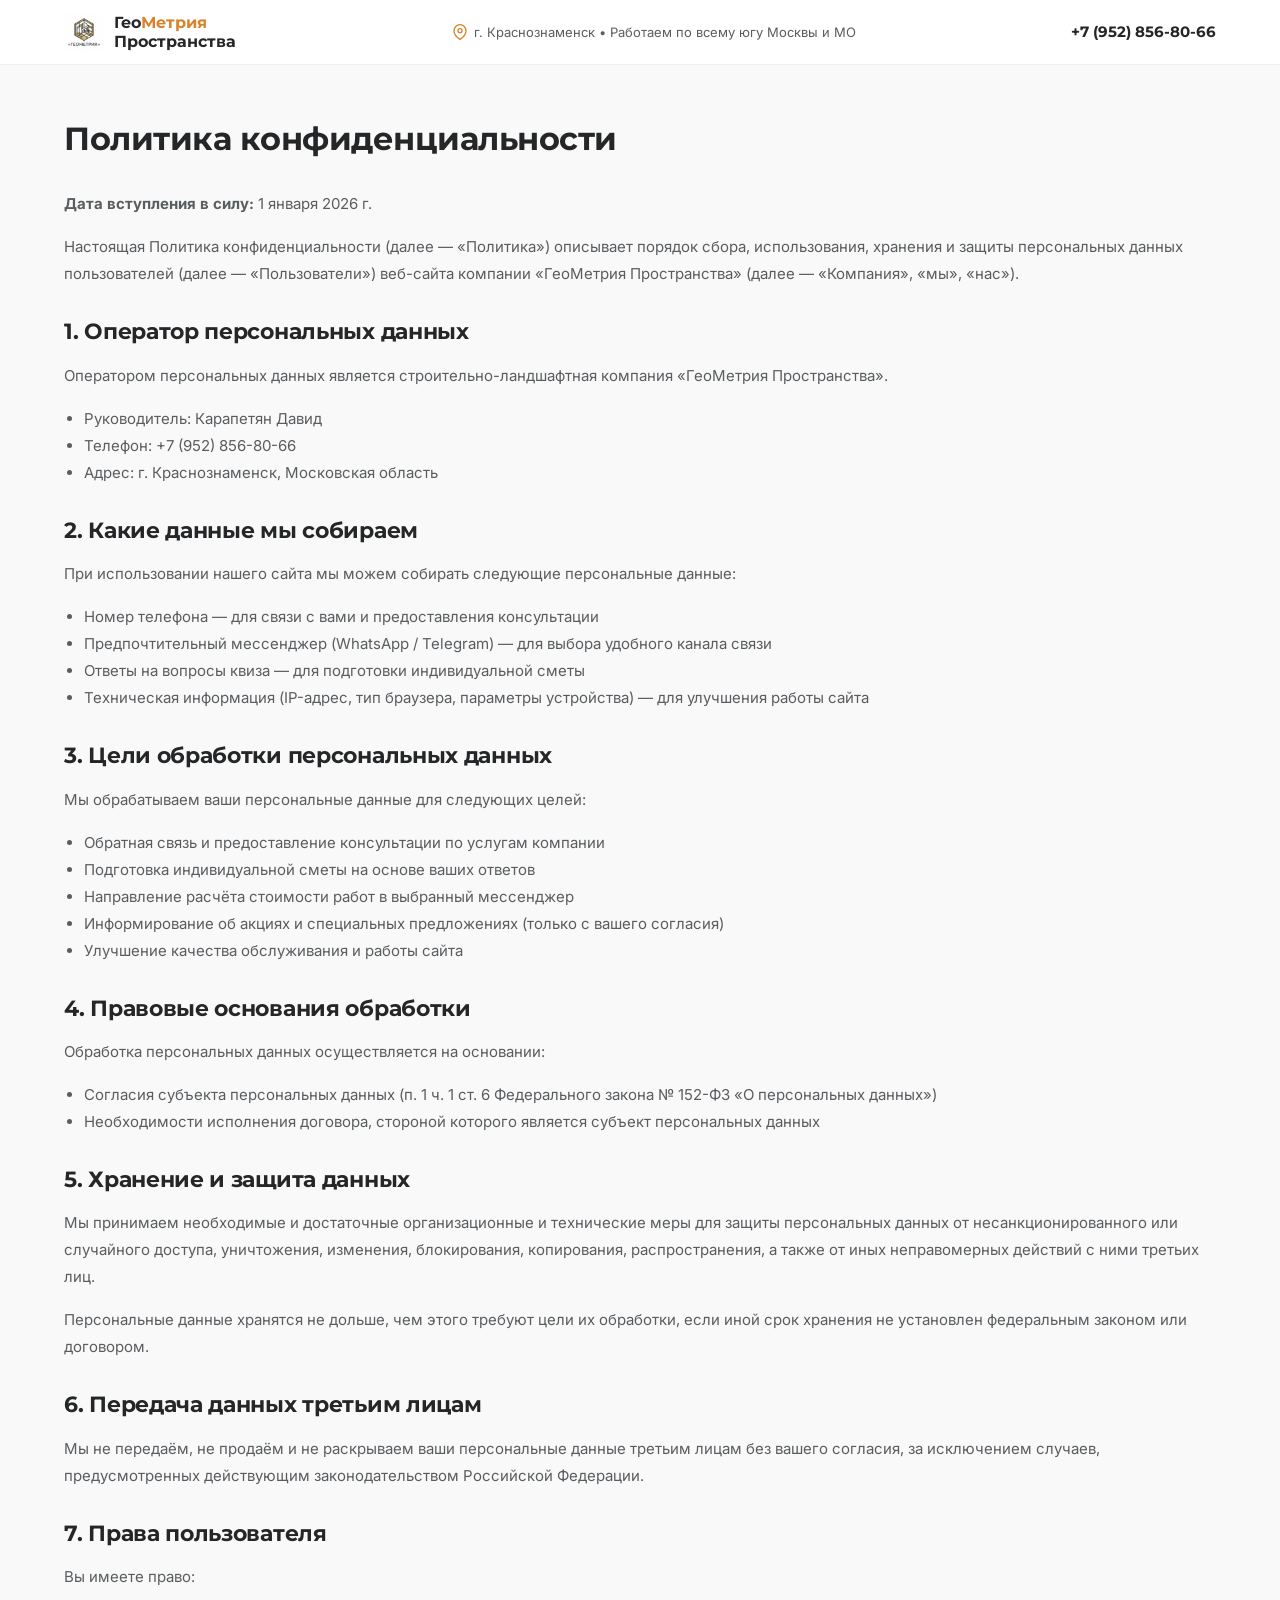
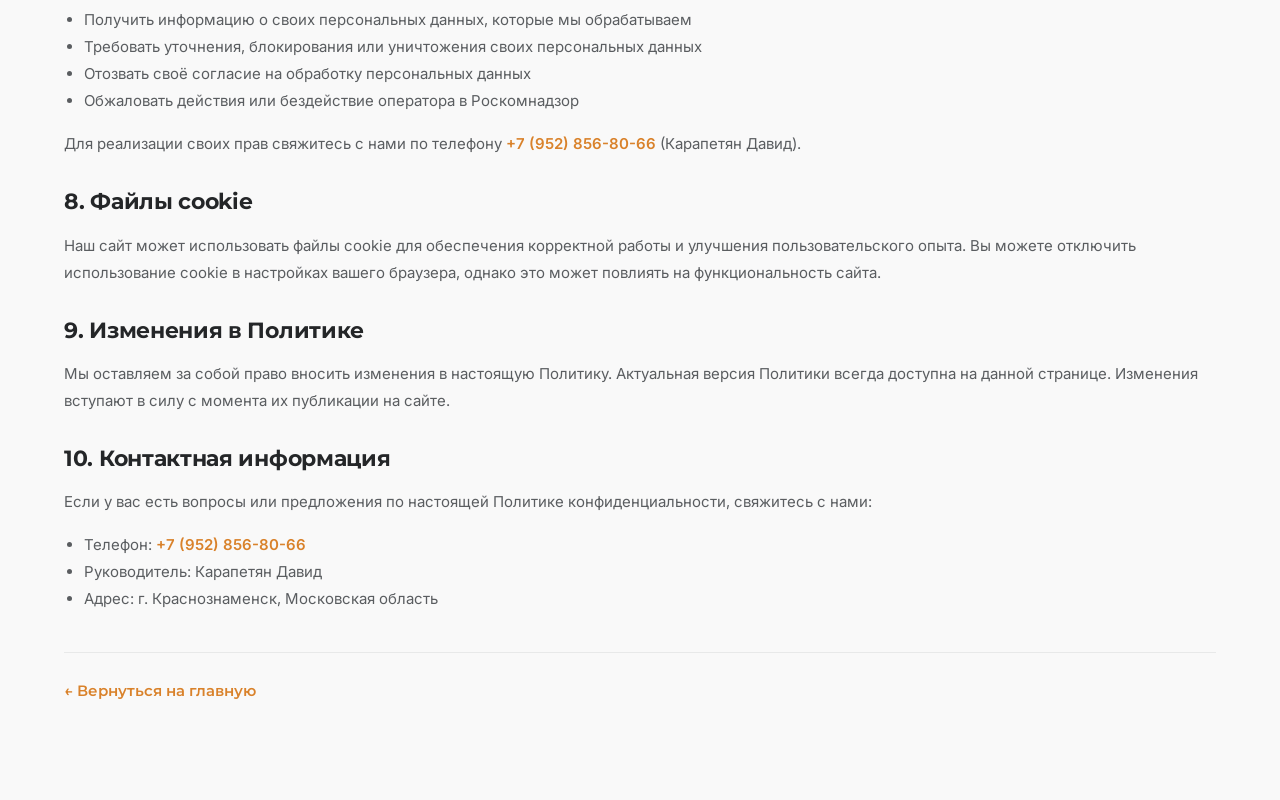
<file: privacy.html>
﻿<!DOCTYPE html>
<html lang="ru">
<head>
  <meta charset="UTF-8">
  <meta name="viewport" content="width=device-width, initial-scale=1.0">
  <title>Политика конфиденциальности — ГеоМетрия Пространства</title>
  <meta name="description" content="Политика конфиденциальности и обработки персональных данных компании «ГеоМетрия Пространства».">
  <link rel="stylesheet" href="style.css">
  <link rel="icon" type="image/x-icon" href="logo.jpg">
</head>
<body>

  <!-- Header -->
  <header class="header" id="header">
    <div class="container">
      <div class="header__inner">
        <a href="index.html" class="header__logo">
          <img src="logo.jpg" alt="ГеоМетрия Пространства" class="header__logo-img">
          <div class="header__logo-text">
            Гео<span>Метрия</span><br>Пространства
          </div>
        </a>
        <div class="header__geo">
          <svg width="16" height="16" viewBox="0 0 24 24" fill="none" stroke="#D9822B" stroke-width="2" stroke-linecap="round" stroke-linejoin="round">
            <path d="M21 10c0 7-9 13-9 13s-9-6-9-13a9 9 0 0 1 18 0z"></path>
            <circle cx="12" cy="10" r="3"></circle>
          </svg>
          г. Краснознаменск &bull; Работаем по всему югу Москвы и МО
        </div>
        <div class="header__contacts" id="headerContacts">
          <a href="tel:+79528568066" class="header__phone">+7 (952) 856-80-66</a>
        </div>
        <button class="header__burger" id="headerBurger" aria-label="Меню">
          <span></span><span></span><span></span>
        </button>
      </div>
    </div>
  </header>

  <main class="privacy">
    <div class="container">
      <h1>Политика конфиденциальности</h1>

      <p><strong>Дата вступления в силу:</strong> 1 января 2026 г.</p>
      <p>Настоящая Политика конфиденциальности (далее — «Политика») описывает порядок сбора, использования, хранения и защиты персональных данных пользователей (далее — «Пользователи») веб-сайта компании «ГеоМетрия Пространства» (далее — «Компания», «мы», «нас»).</p>

      <h2>1. Оператор персональных данных</h2>
      <p>Оператором персональных данных является строительно-ландшафтная компания «ГеоМетрия Пространства».</p>
      <ul>
        <li>Руководитель: Карапетян Давид</li>
        <li>Телефон: +7 (952) 856-80-66</li>
        <li>Адрес: г. Краснознаменск, Московская область</li>
      </ul>

      <h2>2. Какие данные мы собираем</h2>
      <p>При использовании нашего сайта мы можем собирать следующие персональные данные:</p>
      <ul>
        <li>Номер телефона — для связи с вами и предоставления консультации</li>
        <li>Предпочтительный мессенджер (WhatsApp / Telegram) — для выбора удобного канала связи</li>
        <li>Ответы на вопросы квиза — для подготовки индивидуальной сметы</li>
        <li>Техническая информация (IP-адрес, тип браузера, параметры устройства) — для улучшения работы сайта</li>
      </ul>

      <h2>3. Цели обработки персональных данных</h2>
      <p>Мы обрабатываем ваши персональные данные для следующих целей:</p>
      <ul>
        <li>Обратная связь и предоставление консультации по услугам компании</li>
        <li>Подготовка индивидуальной сметы на основе ваших ответов</li>
        <li>Направление расчёта стоимости работ в выбранный мессенджер</li>
        <li>Информирование об акциях и специальных предложениях (только с вашего согласия)</li>
        <li>Улучшение качества обслуживания и работы сайта</li>
      </ul>

      <h2>4. Правовые основания обработки</h2>
      <p>Обработка персональных данных осуществляется на основании:</p>
      <ul>
        <li>Согласия субъекта персональных данных (п. 1 ч. 1 ст. 6 Федерального закона № 152-ФЗ «О персональных данных»)</li>
        <li>Необходимости исполнения договора, стороной которого является субъект персональных данных</li>
      </ul>

      <h2>5. Хранение и защита данных</h2>
      <p>Мы принимаем необходимые и достаточные организационные и технические меры для защиты персональных данных от несанкционированного или случайного доступа, уничтожения, изменения, блокирования, копирования, распространения, а также от иных неправомерных действий с ними третьих лиц.</p>
      <p>Персональные данные хранятся не дольше, чем этого требуют цели их обработки, если иной срок хранения не установлен федеральным законом или договором.</p>

      <h2>6. Передача данных третьим лицам</h2>
      <p>Мы не передаём, не продаём и не раскрываем ваши персональные данные третьим лицам без вашего согласия, за исключением случаев, предусмотренных действующим законодательством Российской Федерации.</p>

      <h2>7. Права пользователя</h2>
      <p>Вы имеете право:</p>
      <ul>
        <li>Получить информацию о своих персональных данных, которые мы обрабатываем</li>
        <li>Требовать уточнения, блокирования или уничтожения своих персональных данных</li>
        <li>Отозвать своё согласие на обработку персональных данных</li>
        <li>Обжаловать действия или бездействие оператора в Роскомнадзор</li>
      </ul>
      <p>Для реализации своих прав свяжитесь с нами по телефону <a href="tel:+79528568066" style="color: #D9822B; font-weight: 600;">+7 (952) 856-80-66</a> (Карапетян Давид).</p>

      <h2>8. Файлы cookie</h2>
      <p>Наш сайт может использовать файлы cookie для обеспечения корректной работы и улучшения пользовательского опыта. Вы можете отключить использование cookie в настройках вашего браузера, однако это может повлиять на функциональность сайта.</p>

      <h2>9. Изменения в Политике</h2>
      <p>Мы оставляем за собой право вносить изменения в настоящую Политику. Актуальная версия Политики всегда доступна на данной странице. Изменения вступают в силу с момента их публикации на сайте.</p>

      <h2>10. Контактная информация</h2>
      <p>Если у вас есть вопросы или предложения по настоящей Политике конфиденциальности, свяжитесь с нами:</p>
      <ul>
        <li>Телефон: <a href="tel:+79528568066" style="color: #D9822B; font-weight: 600;">+7 (952) 856-80-66</a></li>
        <li>Руководитель: Карапетян Давид</li>
        <li>Адрес: г. Краснознаменск, Московская область</li>
      </ul>

      <p style="margin-top: 40px; padding-top: 24px; border-top: 1px solid rgba(36,38,40,0.08);">
        <a href="index.html" style="color: #D9822B; font-weight: 600; font-family: 'Montserrat', sans-serif;">← Вернуться на главную</a>
      </p>
    </div>
  </main>

  <script src="main.js"></script>
</body>
</html>
</file>
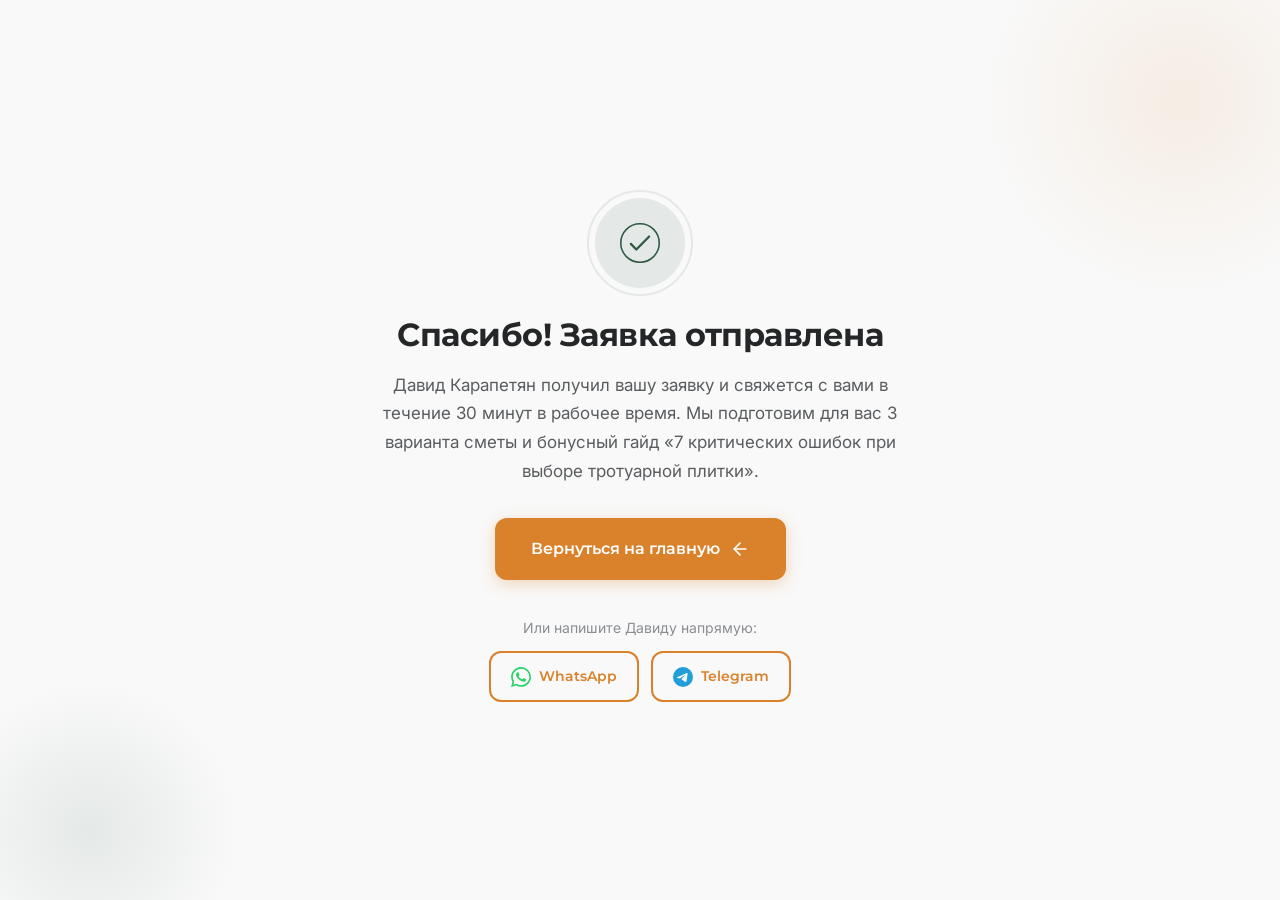
<file: thanks.html>
﻿<!DOCTYPE html>
<html lang="ru">
<head>
  <meta charset="UTF-8">
  <meta name="viewport" content="width=device-width, initial-scale=1.0">
  <title>Спасибо! — ГеоМетрия Пространства</title>
  <meta name="description" content="Ваша заявка принята. Давид Карапетян свяжется с вами в ближайшее время.">
  <link rel="stylesheet" href="style.css">
  <link rel="icon" type="image/x-icon" href="logo.jpg">
</head>
<body>

  <div class="thankyou particle-bg">
    <div class="thankyou__content">
      <!-- Animated checkmark icon -->
      <div class="thankyou__icon">
        <svg class="checkmark-svg" viewBox="0 0 52 52">
          <circle class="checkmark-circle" cx="26" cy="26" r="25" fill="none" stroke-width="2"/>
          <path class="checkmark-check" fill="none" stroke-width="3" stroke-linecap="round" stroke-linejoin="round" d="M14.1 27.2l7.1 7.2 16.7-16.8"/>
        </svg>
      </div>

      <h1>Спасибо! Заявка отправлена</h1>
      <p>Давид Карапетян получил вашу заявку и свяжется с вами в течение 30 минут в рабочее время. Мы подготовим для вас 3 варианта сметы и бонусный гайд «7 критических ошибок при выборе тротуарной плитки».</p>

      <div class="thankyou__actions">
        <a href="index.html" class="btn-primary" id="thanks-back">
          Вернуться на главную
          <svg width="20" height="20" viewBox="0 0 24 24" fill="none" stroke="currentColor" stroke-width="2" stroke-linecap="round" stroke-linejoin="round"><line x1="19" y1="12" x2="5" y2="12"/><polyline points="12 19 5 12 12 5"/></svg>
        </a>
      </div>

      <div class="thankyou__messengers">
        <p>Или напишите Давиду напрямую:</p>
        <div class="thankyou__messengers-btns">
          <a href="https://wa.me/79528568066" target="_blank" class="btn-secondary" id="thanks-whatsapp" style="padding: 12px 20px; font-size: 14px;">
            <svg width="20" height="20" viewBox="0 0 24 24" fill="#25D366"><path d="M17.472 14.382c-.297-.149-1.758-.867-2.03-.967-.273-.099-.471-.148-.67.15-.197.297-.767.966-.94 1.164-.173.199-.347.223-.644.075-.297-.15-1.255-.463-2.39-1.475-.883-.788-1.48-1.761-1.653-2.059-.173-.297-.018-.458.13-.606.134-.133.298-.347.446-.52.149-.174.198-.298.298-.497.099-.198.05-.371-.025-.52-.075-.149-.669-1.612-.916-2.207-.242-.579-.487-.5-.669-.51-.173-.008-.371-.01-.57-.01-.198 0-.52.074-.792.372-.272.297-1.04 1.016-1.04 2.479 0 1.462 1.065 2.875 1.213 3.074.149.198 2.096 3.2 5.077 4.487.709.306 1.262.489 1.694.625.712.227 1.36.195 1.871.118.571-.085 1.758-.719 2.006-1.413.248-.694.248-1.289.173-1.413-.074-.124-.272-.198-.57-.347m-5.421 7.403h-.004a9.87 9.87 0 01-5.031-1.378l-.361-.214-3.741.982.998-3.648-.235-.374a9.86 9.86 0 01-1.51-5.26c.001-5.45 4.436-9.884 9.888-9.884 2.64 0 5.122 1.03 6.988 2.898a9.825 9.825 0 012.893 6.994c-.003 5.45-4.437 9.884-9.885 9.884m8.413-18.297A11.815 11.815 0 0012.05 0C5.495 0 .16 5.335.157 11.892c0 2.096.547 4.142 1.588 5.945L.057 24l6.305-1.654a11.882 11.882 0 005.683 1.448h.005c6.554 0 11.89-5.335 11.893-11.893a11.821 11.821 0 00-3.48-8.413z"/></svg>
            WhatsApp
          </a>
          <a href="https://t.me/+79528568066" target="_blank" class="btn-secondary" id="thanks-telegram" style="padding: 12px 20px; font-size: 14px;">
            <svg width="20" height="20" viewBox="0 0 24 24" fill="#229ED9"><path d="M11.944 0A12 12 0 0 0 0 12a12 12 0 0 0 12 12 12 12 0 0 0 12-12A12 12 0 0 0 12 0a12 12 0 0 0-.056 0zm4.962 7.224c.1-.002.321.023.465.14a.506.506 0 0 1 .171.325c.016.093.036.306.02.472-.18 1.898-.962 6.502-1.36 8.627-.168.9-.499 1.201-.82 1.23-.696.065-1.225-.46-1.9-.902-1.056-.693-1.653-1.124-2.678-1.8-1.185-.78-.417-1.21.258-1.91.177-.184 3.247-2.977 3.307-3.23.007-.032.014-.15-.056-.212s-.174-.041-.249-.024c-.106.024-1.793 1.14-5.061 3.345-.479.33-.913.49-1.302.48-.428-.008-1.252-.241-1.865-.44-.752-.245-1.349-.374-1.297-.789.027-.216.325-.437.893-.663 3.498-1.524 5.83-2.529 6.998-3.014 3.332-1.386 4.025-1.627 4.476-1.635z"/></svg>
            Telegram
          </a>
        </div>
      </div>
    </div>
  </div>

</body>
</html>
</file>
<file: style.css>
/* ============================================================
   ГеоМетрия Пространства — Design System v2.0 (Animated)
   ============================================================ */

@import url('https://fonts.googleapis.com/css2?family=Inter:wght@400;500;600&family=Montserrat:wght@500;600;700;800&display=swap');

/* --- CSS Custom Properties --- */
:root {
  --bg-light: #F9F9F9;
  --bg-white: #FFFFFF;
  --dark: #242628;
  --dark-80: rgba(36, 38, 40, 0.8);
  --accent-orange: #D9822B;
  --accent-orange-hover: #c2741f;
  --accent-orange-light: rgba(217, 130, 43, 0.1);
  --accent-green: #2E5A44;
  --accent-green-light: rgba(46, 90, 68, 0.1);
  --text-primary: #242628;
  --text-secondary: #5A5D60;
  --text-light: #8A8D91;
  --text-white: #FFFFFF;
  --text-white-muted: rgba(255, 255, 255, 0.7);
  --border-light: rgba(36, 38, 40, 0.08);
  --border-medium: rgba(36, 38, 40, 0.15);
  --shadow-sm: 0 1px 3px rgba(0,0,0,0.06);
  --shadow-md: 0 4px 20px rgba(0,0,0,0.08);
  --shadow-lg: 0 8px 40px rgba(0,0,0,0.12);
  --shadow-xl: 0 20px 60px rgba(0,0,0,0.15);
  --shadow-header: 0 2px 12px rgba(0,0,0,0.06);
  --shadow-glow: 0 0 30px rgba(217, 130, 43, 0.2);
  --font-heading: 'Montserrat', sans-serif;
  --font-body: 'Inter', sans-serif;
  --section-py: 100px;
  --container-max: 1200px;
  --container-px: 24px;
  --transition-fast: 0.2s ease;
  --transition-base: 0.3s cubic-bezier(0.4, 0, 0.2, 1);
  --transition-slow: 0.5s cubic-bezier(0.4, 0, 0.2, 1);
  --transition-spring: 0.6s cubic-bezier(0.34, 1.56, 0.64, 1);
  --radius-sm: 6px;
  --radius-md: 12px;
  --radius-lg: 20px;
  --radius-xl: 28px;
}

/* --- Reset & Base --- */
*, *::before, *::after { box-sizing: border-box; margin: 0; padding: 0; }
html { scroll-behavior: smooth; -webkit-font-smoothing: antialiased; -moz-osx-font-smoothing: grayscale; }
body { font-family: var(--font-body); font-size: 16px; line-height: 1.6; color: var(--text-primary); background-color: var(--bg-light); overflow-x: hidden; }
img { max-width: 100%; height: auto; display: block; }
a { text-decoration: none; color: inherit; transition: color var(--transition-fast); }
button { border: none; cursor: pointer; font-family: var(--font-body); transition: all var(--transition-base); }
input { font-family: var(--font-body); outline: none; }
ul { list-style: none; }
.container { max-width: var(--container-max); margin: 0 auto; padding: 0 var(--container-px); }

/* --- Typography --- */
h1, h2, h3, h4 { font-family: var(--font-heading); line-height: 1.2; color: var(--text-primary); }
h1 { font-size: 42px; font-weight: 700; letter-spacing: -0.5px; }
h2 { font-size: 32px; font-weight: 700; letter-spacing: -0.3px; }
h3 { font-size: 22px; font-weight: 600; }
.section-subtitle { font-size: 17px; color: var(--text-secondary); margin-top: 12px; max-width: 600px; }

/* ============================================================
   ANIMATED SVG ICONS
   ============================================================ */
.icon-box {
  width: 52px; height: 52px;
  border-radius: var(--radius-md);
  display: flex; align-items: center; justify-content: center;
  position: relative;
  overflow: hidden;
  flex-shrink: 0;
}
.icon-box--orange { background: var(--accent-orange-light); }
.icon-box--green { background: var(--accent-green-light); }
.icon-box--dark { background: rgba(255,255,255,0.08); }

.icon-box svg { width: 26px; height: 26px; transition: transform var(--transition-spring); }
.icon-box:hover svg, .quiz__option:hover .icon-box svg,
.quiz__option.selected .icon-box svg { transform: scale(1.15) rotate(-5deg); }

/* Icon draw animation */
.icon-draw path, .icon-draw circle, .icon-draw rect, .icon-draw line, .icon-draw polyline {
  stroke-dasharray: 100;
  stroke-dashoffset: 100;
  transition: stroke-dashoffset 0.8s cubic-bezier(0.4, 0, 0.2, 1);
}
.visible .icon-draw path, .visible .icon-draw circle, .visible .icon-draw rect,
.visible .icon-draw line, .visible .icon-draw polyline,
.icon-box:hover .icon-draw path, .icon-box:hover .icon-draw circle {
  stroke-dashoffset: 0;
}

/* Animated icon shimmer */
.icon-box::after {
  content: '';
  position: absolute; top: -50%; left: -50%;
  width: 200%; height: 200%;
  background: linear-gradient(45deg, transparent 40%, rgba(255,255,255,0.3) 50%, transparent 60%);
  transform: translateX(-100%);
  transition: transform 0.6s ease;
}
.icon-box:hover::after { transform: translateX(100%); }

/* ============================================================
   BUTTONS
   ============================================================ */
.btn-primary {
  display: inline-flex; align-items: center; justify-content: center; gap: 10px;
  padding: 18px 36px;
  background: var(--accent-orange); color: var(--text-white);
  font-family: var(--font-heading); font-size: 16px; font-weight: 600;
  border-radius: var(--radius-md);
  position: relative; overflow: hidden;
  transition: all var(--transition-base);
  box-shadow: 0 4px 16px rgba(217, 130, 43, 0.3);
}
.btn-primary::before {
  content: '';
  position: absolute; top: 50%; left: 50%;
  width: 0; height: 0;
  background: rgba(255,255,255,0.15);
  border-radius: 50%;
  transform: translate(-50%, -50%);
  transition: width 0.6s ease, height 0.6s ease;
}
.btn-primary:hover::before { width: 400px; height: 400px; }
.btn-primary:hover { transform: translateY(-2px); box-shadow: 0 6px 24px rgba(217, 130, 43, 0.4); }
.btn-primary:active { transform: translateY(0); }

.btn-primary--pulse { animation: pulse-glow 2.5s ease-in-out infinite; }
@keyframes pulse-glow {
  0%, 100% { box-shadow: 0 4px 16px rgba(217, 130, 43, 0.3); }
  50% { box-shadow: 0 4px 30px rgba(217, 130, 43, 0.55), 0 0 60px rgba(217, 130, 43, 0.15); }
}

/* Pulse ring around button */
.btn-primary--pulse::after {
  content: '';
  position: absolute; inset: -4px;
  border-radius: var(--radius-md);
  border: 2px solid var(--accent-orange);
  animation: pulse-ring 2.5s ease-in-out infinite;
  pointer-events: none;
}
@keyframes pulse-ring {
  0%, 100% { opacity: 0; transform: scale(1); }
  50% { opacity: 0.4; transform: scale(1.06); }
}

.btn-secondary {
  display: inline-flex; align-items: center; justify-content: center; gap: 8px;
  padding: 14px 28px; background: transparent;
  color: var(--accent-orange);
  font-family: var(--font-heading); font-size: 15px; font-weight: 600;
  border: 2px solid var(--accent-orange); border-radius: var(--radius-md);
  transition: all var(--transition-base);
  position: relative; overflow: hidden;
}
.btn-secondary::before {
  content: '';
  position: absolute; bottom: 0; left: 0; right: 0;
  height: 0; background: var(--accent-orange);
  transition: height var(--transition-base);
  z-index: -1;
}
.btn-secondary:hover::before { height: 100%; }
.btn-secondary:hover { color: var(--text-white); transform: translateY(-2px); }

.btn-green { background: var(--accent-green); box-shadow: 0 4px 16px rgba(46, 90, 68, 0.3); }
.btn-green:hover { background: #245038; box-shadow: 0 6px 24px rgba(46, 90, 68, 0.4); }

/* ============================================================
   ANIMATIONS LIBRARY
   ============================================================ */

/* Reveal Animations */
.reveal { opacity: 0; transform: translateY(40px); transition: opacity 0.8s cubic-bezier(0.4, 0, 0.2, 1), transform 0.8s cubic-bezier(0.4, 0, 0.2, 1); }
.reveal.visible { opacity: 1; transform: translateY(0); }

.reveal-left { opacity: 0; transform: translateX(-50px); transition: opacity 0.8s ease, transform 0.8s ease; }
.reveal-left.visible { opacity: 1; transform: translateX(0); }

.reveal-right { opacity: 0; transform: translateX(50px); transition: opacity 0.8s ease, transform 0.8s ease; }
.reveal-right.visible { opacity: 1; transform: translateX(0); }

.reveal-scale { opacity: 0; transform: scale(0.9); transition: opacity 0.8s ease, transform 0.8s ease; }
.reveal-scale.visible { opacity: 1; transform: scale(1); }

/* Staggered children */
.stagger-children > * { opacity: 0; transform: translateY(24px); transition: opacity 0.5s ease, transform 0.5s ease; }
.stagger-children.visible > *:nth-child(1) { transition-delay: 0.1s; opacity: 1; transform: translateY(0); }
.stagger-children.visible > *:nth-child(2) { transition-delay: 0.2s; opacity: 1; transform: translateY(0); }
.stagger-children.visible > *:nth-child(3) { transition-delay: 0.3s; opacity: 1; transform: translateY(0); }
.stagger-children.visible > *:nth-child(4) { transition-delay: 0.4s; opacity: 1; transform: translateY(0); }
.stagger-children.visible > *:nth-child(5) { transition-delay: 0.5s; opacity: 1; transform: translateY(0); }
.stagger-children.visible > *:nth-child(6) { transition-delay: 0.6s; opacity: 1; transform: translateY(0); }

/* Float animation */
@keyframes float { 0%, 100% { transform: translateY(0); } 50% { transform: translateY(-8px); } }
.animate-float { animation: float 4s ease-in-out infinite; }

/* Gradient flow */
@keyframes gradient-flow {
  0% { background-position: 0% 50%; }
  50% { background-position: 100% 50%; }
  100% { background-position: 0% 50%; }
}

/* Spin slow */
@keyframes spin-slow { from { transform: rotate(0deg); } to { transform: rotate(360deg); } }

/* Shimmer */
@keyframes shimmer {
  0% { background-position: -200% 0; }
  100% { background-position: 200% 0; }
}

/* Wave */
@keyframes wave {
  0%, 100% { d: path('M0,96L48,112C96,128,192,160,288,165.3C384,171,480,149,576,128C672,107,768,85,864,90.7C960,96,1056,128,1152,133.3C1248,139,1344,117,1392,106.7L1440,96L1440,320L0,320Z'); }
  50% { d: path('M0,128L48,117.3C96,107,192,85,288,96C384,107,480,149,576,165.3C672,181,768,171,864,149.3C960,128,1056,96,1152,90.7C1248,85,1344,107,1392,117.3L1440,128L1440,320L0,320Z'); }
}

/* Particle background */
.particle-bg { position: relative; overflow: hidden; }
.particle-bg::before {
  content: '';
  position: absolute; width: 400px; height: 400px;
  border-radius: 50%;
  background: radial-gradient(circle, var(--accent-orange-light) 0%, transparent 70%);
  top: -100px; right: -100px;
  animation: float 8s ease-in-out infinite;
  pointer-events: none; z-index: 0;
}
.particle-bg::after {
  content: '';
  position: absolute; width: 300px; height: 300px;
  border-radius: 50%;
  background: radial-gradient(circle, var(--accent-green-light) 0%, transparent 70%);
  bottom: -80px; left: -60px;
  animation: float 6s ease-in-out infinite reverse;
  pointer-events: none; z-index: 0;
}

/* Decorative lines */
.deco-line {
  position: absolute;
  width: 120px; height: 2px;
  background: linear-gradient(90deg, var(--accent-orange), transparent);
  opacity: 0.3;
}

/* Magnetic hover effect for cards */
.magnetic-card {
  transition: transform var(--transition-base), box-shadow var(--transition-base);
  will-change: transform;
}
.magnetic-card:hover {
  transform: translateY(-6px);
  box-shadow: var(--shadow-xl);
}

/* ============================================================
   HEADER
   ============================================================ */
.header {
  position: fixed; top: 0; left: 0; right: 0; z-index: 1000;
  background: rgba(255,255,255,0.95);
  backdrop-filter: blur(12px); -webkit-backdrop-filter: blur(12px);
  transition: box-shadow var(--transition-base), background var(--transition-base);
  border-bottom: 1px solid var(--border-light);
}
.header--scrolled { box-shadow: var(--shadow-header); background: rgba(255,255,255,0.98); }
.header__inner { display: flex; align-items: center; justify-content: space-between; height: 64px; gap: 20px; }
.header__logo { display: flex; align-items: center; gap: 10px; flex-shrink: 0; }
.header__logo-img { width: 40px; height: 40px; border-radius: 8px; object-fit: cover; transition: transform var(--transition-spring); }
.header__logo:hover .header__logo-img { transform: rotate(-8deg) scale(1.05); }
.header__logo-text { font-family: var(--font-heading); font-weight: 700; font-size: 16px; color: var(--text-primary); line-height: 1.2; }
.header__logo-text span { color: var(--accent-orange); }
.header__geo { display: flex; align-items: center; gap: 6px; font-size: 13px; color: var(--text-secondary); white-space: nowrap; }
.header__geo svg { flex-shrink: 0; animation: float 3s ease-in-out infinite; }
.header__contacts { display: flex; align-items: center; gap: 14px; flex-shrink: 0; }
.header__question { font-size: 13px; color: var(--text-secondary); white-space: nowrap; }
.header__messengers { display: flex; align-items: center; gap: 8px; }
.header__msg-btn { display: flex; align-items: center; justify-content: center; width: 36px; height: 36px; border-radius: 50%; background: transparent; transition: all var(--transition-spring); }
.header__msg-btn:hover { transform: scale(1.2) rotate(-5deg); }
.header__msg-btn svg { width: 22px; height: 22px; }
.header__phone { font-family: var(--font-heading); font-weight: 700; font-size: 15px; color: var(--text-primary); white-space: nowrap; transition: color var(--transition-fast); }
.header__phone:hover { color: var(--accent-orange); }
.header__burger { display: none; flex-direction: column; gap: 5px; padding: 8px; background: none; }
.header__burger span { display: block; width: 22px; height: 2px; background: var(--text-primary); border-radius: 2px; transition: all var(--transition-base); }
.header__burger.active span:nth-child(1) { transform: rotate(45deg) translate(5px, 5px); }
.header__burger.active span:nth-child(2) { opacity: 0; }
.header__burger.active span:nth-child(3) { transform: rotate(-45deg) translate(5px, -5px); }

/* ============================================================
   HERO
   ============================================================ */
.hero { padding-top: 64px; min-height: 100vh; display: flex; align-items: stretch; background: var(--bg-light); position: relative; }
.hero__inner { display: grid; grid-template-columns: 1fr 1fr; min-height: calc(100vh - 64px); width: 100%; }
.hero__content {
  display: flex; flex-direction: column; justify-content: center;
  padding: 60px 60px 60px 0;
  padding-left: calc((100vw - var(--container-max)) / 2 + var(--container-px));
  position: relative; z-index: 1;
}
.hero__badge {
  display: inline-flex; align-items: center; gap: 8px;
  font-family: var(--font-body); font-size: 12px; font-weight: 600;
  letter-spacing: 2px; text-transform: uppercase; color: var(--accent-orange);
  margin-bottom: 20px; padding: 8px 16px;
  background: var(--accent-orange-light);
  border-radius: 30px; width: fit-content;
  animation: fadeInDown 0.8s ease 0.2s both;
}
.hero__badge .badge-dot {
  width: 8px; height: 8px; border-radius: 50%;
  background: var(--accent-orange);
  animation: pulse-dot 2s ease-in-out infinite;
}
@keyframes pulse-dot {
  0%, 100% { opacity: 1; transform: scale(1); }
  50% { opacity: 0.5; transform: scale(0.7); }
}
@keyframes fadeInDown { from { opacity: 0; transform: translateY(-20px); } to { opacity: 1; transform: translateY(0); } }

.hero h1 { margin-bottom: 20px; max-width: 560px; animation: fadeInUp-hero 0.8s ease 0.4s both; }
@keyframes fadeInUp-hero { from { opacity: 0; transform: translateY(30px); } to { opacity: 1; transform: translateY(0); } }

.hero__subtitle { font-size: 17px; color: var(--text-secondary); line-height: 1.7; margin-bottom: 36px; max-width: 500px; animation: fadeInUp-hero 0.8s ease 0.6s both; }
.hero__cta-group { display: flex; flex-direction: column; gap: 12px; align-items: flex-start; animation: fadeInUp-hero 0.8s ease 0.8s both; }
.hero__cta-hint { font-size: 13px; color: var(--text-light); max-width: 380px; line-height: 1.5; }
.hero__image { position: relative; overflow: hidden; }
.hero__image img { width: 100%; height: 100%; object-fit: cover; animation: heroImageReveal 1.2s cubic-bezier(0.4, 0, 0.2, 1) 0.3s both; }
@keyframes heroImageReveal { from { opacity: 0; transform: scale(1.1); } to { opacity: 1; transform: scale(1); } }
.hero__image::after { content: ''; position: absolute; top: 0; left: 0; width: 80px; height: 100%; background: linear-gradient(to right, var(--bg-light), transparent); pointer-events: none; }

/* Decorative geometric shapes in hero */
.hero__deco {
  position: absolute; pointer-events: none; z-index: 0;
}
.hero__deco--hex {
  width: 200px; height: 200px; right: 45%; top: 20%;
  opacity: 0.04;
  animation: spin-slow 30s linear infinite;
}
.hero__deco--grid {
  width: 160px; height: 160px; left: 5%; bottom: 15%;
  opacity: 0.03;
  animation: float 6s ease-in-out infinite;
}

/* ============================================================
   QUIZ SECTION
   ============================================================ */
.quiz { padding: var(--section-py) 0; position: relative; overflow: hidden; }
.quiz__bg { position: absolute; inset: 0; z-index: 0; }
.quiz__bg img { width: 100%; height: 100%; object-fit: cover; opacity: 0.06; }
.quiz__bg::after { content: ''; position: absolute; inset: 0; background: linear-gradient(180deg, var(--bg-light) 0%, rgba(249,249,249,0.97) 100%); }
.quiz__header { text-align: center; margin-bottom: 48px; position: relative; z-index: 1; }
.quiz__header .section-subtitle { margin: 12px auto 0; }
.quiz__widget { position: relative; z-index: 1; max-width: 700px; margin: 0 auto; background: var(--bg-white); border-radius: var(--radius-lg); box-shadow: var(--shadow-lg); overflow: hidden; }
.quiz__progress { height: 4px; background: var(--border-light); position: relative; }
.quiz__progress-bar { height: 100%; background: linear-gradient(90deg, var(--accent-orange), #e6a04e); border-radius: 0 4px 4px 0; transition: width var(--transition-slow); width: 25%; }
.quiz__step { display: none; padding: 48px 48px 36px; }
.quiz__step.active { display: block; animation: quizStepIn 0.5s cubic-bezier(0.4, 0, 0.2, 1); }
@keyframes quizStepIn { from { opacity: 0; transform: translateX(30px); } to { opacity: 1; transform: translateX(0); } }
.quiz__step-number { font-family: var(--font-heading); font-size: 13px; font-weight: 600; color: var(--text-light); text-transform: uppercase; letter-spacing: 1.5px; margin-bottom: 12px; }
.quiz__question { font-family: var(--font-heading); font-size: 22px; font-weight: 700; margin-bottom: 28px; color: var(--text-primary); }
.quiz__options { display: grid; grid-template-columns: 1fr 1fr; gap: 12px; margin-bottom: 32px; }
.quiz__option {
  display: flex; align-items: center; gap: 14px;
  padding: 18px 20px;
  border: 2px solid var(--border-light);
  border-radius: var(--radius-md);
  cursor: pointer; transition: all var(--transition-base);
  background: var(--bg-white); font-size: 15px; color: var(--text-primary);
}
.quiz__option .icon-box { width: 42px; height: 42px; }
.quiz__option .icon-box svg { width: 22px; height: 22px; }
.quiz__option:hover { border-color: var(--accent-orange); background: rgba(217, 130, 43, 0.03); transform: translateY(-2px); box-shadow: var(--shadow-sm); }
.quiz__option.selected { border-color: var(--accent-orange); background: rgba(217, 130, 43, 0.06); box-shadow: 0 0 0 3px rgba(217, 130, 43, 0.1); }
.quiz__nav { display: flex; justify-content: space-between; align-items: center; padding: 0 48px 36px; }
.quiz__nav-back { display: flex; align-items: center; gap: 6px; font-size: 14px; color: var(--text-light); background: none; padding: 10px 0; transition: color var(--transition-fast); }
.quiz__nav-back:hover { color: var(--text-primary); }
.quiz__nav-back:hover svg { transform: translateX(-4px); }
.quiz__nav-back svg { transition: transform var(--transition-base); }
.quiz__nav-next { padding: 14px 32px; font-size: 15px; }
.quiz__final { padding: 48px; }
.quiz__final-title { font-family: var(--font-heading); font-size: 22px; font-weight: 700; margin-bottom: 24px; }
.quiz__messenger-select { display: flex; gap: 12px; margin-bottom: 20px; }
.quiz__messenger-btn {
  display: flex; align-items: center; gap: 8px; padding: 14px 24px;
  border: 2px solid var(--border-light); border-radius: var(--radius-md);
  background: var(--bg-white); font-size: 15px; font-weight: 500;
  cursor: pointer; transition: all var(--transition-base); color: var(--text-primary);
}
.quiz__messenger-btn:hover, .quiz__messenger-btn.selected { border-color: var(--accent-green); background: rgba(46, 90, 68, 0.05); }
.quiz__messenger-btn svg { width: 22px; height: 22px; }
.quiz__phone-input, .phone-input {
  width: 100%; padding: 16px 20px;
  border: 2px solid var(--border-light); border-radius: var(--radius-md);
  font-size: 17px; font-weight: 500; color: var(--text-primary);
  margin-bottom: 20px; transition: border-color var(--transition-fast), box-shadow var(--transition-fast);
}
.quiz__phone-input:focus, .phone-input:focus { border-color: var(--accent-orange); box-shadow: 0 0 0 4px rgba(217, 130, 43, 0.1); }
.quiz__phone-input::placeholder, .phone-input::placeholder { color: var(--text-light); }
.quiz__submit { width: 100%; padding: 18px; font-size: 16px; }

/* ============================================================
   CALCULATOR SECTION
   ============================================================ */
.calculator { padding: var(--section-py) 0; background: var(--bg-white); position: relative; }
.calculator__header { text-align: center; margin-bottom: 48px; }
.calculator__header .section-subtitle { margin: 12px auto 0; }
.calculator__widget {
  max-width: 900px; margin: 0 auto;
  background: var(--bg-white);
  border-radius: var(--radius-lg);
  box-shadow: var(--shadow-lg);
  overflow: hidden;
  border: 1px solid var(--border-light);
}
.calc__section { padding: 36px 40px; border-bottom: 1px solid var(--border-light); }
.calc__section:last-child { border-bottom: none; }
.calc__label {
  font-family: var(--font-heading); font-size: 15px; font-weight: 600;
  color: var(--text-primary); margin-bottom: 16px;
  display: flex; align-items: center; gap: 8px;
}
.calc__label-num {
  width: 28px; height: 28px; border-radius: 50%;
  background: var(--accent-orange); color: var(--text-white);
  display: flex; align-items: center; justify-content: center;
  font-size: 13px; font-weight: 700;
}

/* Work type cards */
.calc__types { display: grid; grid-template-columns: repeat(3, 1fr); gap: 12px; }
.calc__type {
  display: flex; flex-direction: column; align-items: center; gap: 10px;
  padding: 20px 12px; border: 2px solid var(--border-light);
  border-radius: var(--radius-md); cursor: pointer;
  transition: all var(--transition-base); text-align: center;
  background: var(--bg-white);
}
.calc__type:hover { border-color: var(--accent-orange); transform: translateY(-2px); box-shadow: var(--shadow-sm); }
.calc__type.selected { border-color: var(--accent-orange); background: rgba(217, 130, 43, 0.04); box-shadow: 0 0 0 3px rgba(217, 130, 43, 0.1); }
.calc__type .icon-box { width: 44px; height: 44px; }
.calc__type .icon-box svg { width: 22px; height: 22px; }
.calc__type-name { font-size: 13px; font-weight: 500; color: var(--text-primary); line-height: 1.3; }
.calc__type-price { font-size: 11px; color: var(--text-light); margin-top: 2px; }

/* Area slider */
.calc__area-row { display: flex; align-items: center; gap: 20px; }
.calc__area-input {
  width: 120px; padding: 14px 16px;
  border: 2px solid var(--border-light); border-radius: var(--radius-md);
  font-size: 18px; font-weight: 600; text-align: center;
  color: var(--text-primary); font-family: var(--font-heading);
  transition: border-color var(--transition-fast);
}
.calc__area-input:focus { border-color: var(--accent-orange); }
.calc__area-unit { font-size: 15px; color: var(--text-secondary); font-weight: 500; }
.calc__area-slider {
  flex: 1; -webkit-appearance: none; appearance: none;
  height: 6px; border-radius: 3px;
  background: linear-gradient(to right, var(--accent-orange) 0%, var(--border-light) 0%);
  outline: none; transition: background 0.1s;
}
.calc__area-slider::-webkit-slider-thumb {
  -webkit-appearance: none; appearance: none;
  width: 24px; height: 24px; border-radius: 50%;
  background: var(--accent-orange); cursor: pointer;
  box-shadow: 0 2px 8px rgba(217, 130, 43, 0.4);
  transition: transform var(--transition-fast);
}
.calc__area-slider::-webkit-slider-thumb:hover { transform: scale(1.2); }

/* Material level */
.calc__levels { display: grid; grid-template-columns: repeat(3, 1fr); gap: 12px; }
.calc__level {
  padding: 20px; border: 2px solid var(--border-light);
  border-radius: var(--radius-md); cursor: pointer;
  transition: all var(--transition-base); text-align: center;
}
.calc__level:hover { border-color: var(--accent-orange); transform: translateY(-2px); }
.calc__level.selected { border-color: var(--accent-orange); background: rgba(217, 130, 43, 0.04); }
.calc__level-name { font-family: var(--font-heading); font-size: 15px; font-weight: 600; margin-bottom: 4px; }
.calc__level-desc { font-size: 12px; color: var(--text-light); }

/* Toggle */
.calc__toggle-row { display: flex; gap: 12px; }
.calc__toggle-btn {
  flex: 1; padding: 14px;
  border: 2px solid var(--border-light); border-radius: var(--radius-md);
  background: var(--bg-white); font-size: 14px; font-weight: 500;
  cursor: pointer; transition: all var(--transition-base); text-align: center;
  color: var(--text-secondary);
}
.calc__toggle-btn.selected { border-color: var(--accent-orange); background: rgba(217, 130, 43, 0.04); color: var(--text-primary); font-weight: 600; }

/* Result panel */
.calc__result {
  padding: 32px 40px;
  background: linear-gradient(135deg, var(--dark) 0%, #2d3035 100%);
  border-radius: 0 0 var(--radius-lg) var(--radius-lg);
}
.calc__result-grid { display: grid; grid-template-columns: 1fr 1fr 1fr; gap: 24px; align-items: end; }
.calc__result-item { text-align: center; }
.calc__result-label { font-size: 12px; text-transform: uppercase; letter-spacing: 1px; color: rgba(255,255,255,0.5); margin-bottom: 6px; }
.calc__result-value {
  font-family: var(--font-heading); font-size: 26px; font-weight: 700;
  color: var(--text-white);
  transition: all var(--transition-base);
}
.calc__result-value--total { color: var(--accent-orange); font-size: 32px; }
.calc__result-discount {
  font-size: 13px; color: var(--accent-orange); margin-top: 4px;
  opacity: 0; transform: translateY(8px);
  transition: all var(--transition-base);
}
.calc__result-discount.visible { opacity: 1; transform: translateY(0); }
.calc__result-cta { display: flex; justify-content: center; margin-top: 24px; }
.calc__result-note { text-align: center; font-size: 12px; color: rgba(255,255,255,0.35); margin-top: 16px; }

/* ============================================================
   SERVICES (TABS)
   ============================================================ */
.services { padding: var(--section-py) 0; background: var(--bg-light); }
.services__header { text-align: center; margin-bottom: 48px; }
.services__tabs {
  display: flex; justify-content: center; gap: 4px;
  margin-bottom: 48px; background: var(--bg-white);
  border-radius: var(--radius-md); padding: 4px;
  max-width: 500px; margin-left: auto; margin-right: auto;
  box-shadow: var(--shadow-sm);
}
.services__tab {
  flex: 1; padding: 14px 24px;
  font-family: var(--font-heading); font-size: 14px; font-weight: 600;
  color: var(--text-secondary); background: transparent;
  border-radius: var(--radius-sm); text-transform: uppercase;
  letter-spacing: 0.5px; transition: all var(--transition-base);
  position: relative;
}
.services__tab.active { background: var(--accent-orange); color: var(--text-white); box-shadow: 0 2px 8px rgba(217, 130, 43, 0.3); }
.services__tab:hover:not(.active) { color: var(--text-primary); background: rgba(0,0,0,0.02); }
.services__content { display: none; animation: quizStepIn 0.5s ease; }
.services__content.active { display: grid; grid-template-columns: 1fr 1fr; gap: 48px; align-items: center; }
.services__text h3 { margin-bottom: 20px; }
.services__list { display: flex; flex-direction: column; gap: 14px; }
.services__list li {
  display: flex; align-items: flex-start; gap: 12px;
  font-size: 15px; color: var(--text-secondary); line-height: 1.6;
}
.services__list-icon {
  flex-shrink: 0; width: 24px; height: 24px; margin-top: 1px;
  border-radius: 50%; background: var(--accent-orange-light);
  display: flex; align-items: center; justify-content: center;
}
.services__list-icon svg { width: 14px; height: 14px; }
.services__image { border-radius: var(--radius-lg); overflow: hidden; aspect-ratio: 4/3; position: relative; }
.services__image img { width: 100%; height: 100%; object-fit: cover; transition: transform 0.8s cubic-bezier(0.4, 0, 0.2, 1); }
.services__image:hover img { transform: scale(1.05); }
.services__image::before {
  content: ''; position: absolute; inset: 0;
  background: linear-gradient(135deg, rgba(217,130,43,0.1) 0%, transparent 50%);
  z-index: 1; opacity: 0; transition: opacity var(--transition-base); pointer-events: none;
}
.services__image:hover::before { opacity: 1; }
.services__cta { text-align: center; margin-top: 36px; }

/* ============================================================
   EXPERTISE
   ============================================================ */
.expertise { padding: var(--section-py) 0; background: var(--dark); position: relative; overflow: hidden; }
.expertise__bg { position: absolute; inset: 0; z-index: 0; }
.expertise__bg img { width: 100%; height: 100%; object-fit: cover; opacity: 0.08; }
.expertise > .container { position: relative; z-index: 1; }
.expertise__header { text-align: center; margin-bottom: 56px; }
.expertise__header h2 { color: var(--text-white); max-width: 700px; margin: 0 auto; }
.expertise__cards { display: grid; grid-template-columns: repeat(3, 1fr); gap: 24px; }
.expertise__card {
  background: rgba(255, 255, 255, 0.03);
  border: 1px solid rgba(255, 255, 255, 0.06);
  border-radius: var(--radius-lg); padding: 36px 32px;
  transition: all var(--transition-base);
  position: relative; overflow: hidden;
}
.expertise__card::before {
  content: ''; position: absolute; top: 0; left: 0; right: 0;
  height: 3px; background: linear-gradient(90deg, var(--accent-orange), transparent);
  transform: scaleX(0); transform-origin: left; transition: transform 0.6s ease;
}
.expertise__card:hover::before { transform: scaleX(1); }
.expertise__card:hover { background: rgba(255, 255, 255, 0.06); transform: translateY(-6px); border-color: rgba(217, 130, 43, 0.2); }
.expertise__card-icon { margin-bottom: 20px; }
.expertise__card h3 { color: var(--accent-orange); font-size: 19px; margin-bottom: 14px; line-height: 1.3; }
.expertise__card p { color: var(--text-white-muted); font-size: 15px; line-height: 1.7; }

/* ============================================================
   PORTFOLIO
   ============================================================ */
.portfolio { padding: var(--section-py) 0; background: var(--bg-light); }
.portfolio__header { text-align: center; margin-bottom: 48px; }
.portfolio__slider { position: relative; overflow: hidden; }
.portfolio__track { display: flex; transition: transform 0.6s cubic-bezier(0.4, 0, 0.2, 1); }
.portfolio__slide { min-width: 100%; padding: 0 var(--container-px); }
.portfolio__card {
  display: grid; grid-template-columns: 7fr 3fr; gap: 0;
  background: var(--bg-white); border-radius: var(--radius-lg);
  overflow: hidden; box-shadow: var(--shadow-md);
  transition: box-shadow var(--transition-base);
}
.portfolio__card:hover { box-shadow: var(--shadow-xl); }
.portfolio__card-image { aspect-ratio: 4/3; overflow: hidden; position: relative; }
.portfolio__card-image img { width: 100%; height: 100%; object-fit: cover; transition: transform 0.8s ease; }
.portfolio__card:hover .portfolio__card-image img { transform: scale(1.03); }
.portfolio__card-image::after {
  content: ''; position: absolute; bottom: 0; left: 0; right: 0;
  height: 40%; background: linear-gradient(transparent, rgba(0,0,0,0.1));
  pointer-events: none;
}
.portfolio__card-info { padding: 40px 32px; display: flex; flex-direction: column; justify-content: center; }
.portfolio__card-title { font-family: var(--font-heading); font-size: 22px; font-weight: 700; margin-bottom: 24px; }
.portfolio__card-params { display: flex; flex-direction: column; gap: 16px; margin-bottom: 24px; }
.portfolio__param { display: flex; flex-direction: column; gap: 3px; }
.portfolio__param-label { font-size: 11px; text-transform: uppercase; letter-spacing: 1.2px; color: var(--text-light); font-weight: 600; }
.portfolio__param-value { font-size: 15px; color: var(--text-primary); font-weight: 500; }
.portfolio__controls { display: flex; justify-content: center; align-items: center; gap: 20px; margin-top: 36px; }
.portfolio__arrow {
  width: 48px; height: 48px; border-radius: 50%;
  background: var(--bg-white); border: 2px solid var(--border-light);
  display: flex; align-items: center; justify-content: center;
  cursor: pointer; transition: all var(--transition-base); color: var(--text-primary);
}
.portfolio__arrow:hover { background: var(--accent-orange); border-color: var(--accent-orange); color: var(--text-white); transform: scale(1.1); }
.portfolio__arrow svg { width: 20px; height: 20px; transition: transform var(--transition-base); }
.portfolio__arrow--prev:hover svg { transform: translateX(-3px); }
.portfolio__arrow--next:hover svg { transform: translateX(3px); }
.portfolio__dots { display: flex; gap: 8px; }
.portfolio__dot {
  width: 10px; height: 10px; border-radius: 50%;
  background: var(--border-medium); border: none;
  cursor: pointer; transition: all var(--transition-base);
}
.portfolio__dot.active { background: var(--accent-orange); width: 28px; border-radius: 5px; }
.portfolio__cta { text-align: center; margin-top: 48px; }

/* ============================================================
   SHOWROOM
   ============================================================ */
.showroom { padding: var(--section-py) 0; background: var(--bg-white); position: relative; }
.showroom__inner { display: grid; grid-template-columns: 1fr 1fr; gap: 64px; align-items: center; }
.showroom__text h2 { margin-bottom: 20px; }
.showroom__desc { font-size: 16px; color: var(--text-secondary); line-height: 1.7; margin-bottom: 32px; }
.showroom__form { display: flex; gap: 12px; }
.showroom__input {
  flex: 1; padding: 16px 20px;
  border: 2px solid var(--border-light); border-radius: var(--radius-md);
  font-size: 16px; color: var(--text-primary);
  transition: border-color var(--transition-fast), box-shadow var(--transition-fast);
}
.showroom__input:focus { border-color: var(--accent-orange); box-shadow: 0 0 0 4px rgba(217, 130, 43, 0.1); }
.showroom__input::placeholder { color: var(--text-light); }
.showroom__image { border-radius: var(--radius-lg); overflow: hidden; aspect-ratio: 16/10; position: relative; }
.showroom__image img { width: 100%; height: 100%; object-fit: cover; transition: transform 0.8s ease; }
.showroom__image:hover img { transform: scale(1.03); }

/* ============================================================
   FOOTER
   ============================================================ */
.footer { padding: var(--section-py) 0 40px; background: var(--dark); }
.footer__inner { display: grid; grid-template-columns: 1fr 1fr; gap: 64px; align-items: center; }
.footer__text h2 { color: var(--text-white); margin-bottom: 16px; }
.footer__desc { color: var(--text-white-muted); font-size: 16px; line-height: 1.7; margin-bottom: 24px; }
.footer__contacts { color: var(--text-white-muted); font-size: 15px; line-height: 1.8; }
.footer__contacts a { color: var(--text-white); font-weight: 600; transition: color var(--transition-fast); }
.footer__contacts a:hover { color: var(--accent-orange); }
.footer__form {
  background: rgba(255, 255, 255, 0.04);
  border: 1px solid rgba(255, 255, 255, 0.06);
  border-radius: var(--radius-lg); padding: 40px;
  transition: border-color var(--transition-base);
}
.footer__form:hover { border-color: rgba(217, 130, 43, 0.2); }
.footer__form-title { font-family: var(--font-heading); font-size: 20px; font-weight: 700; color: var(--text-white); margin-bottom: 24px; }
.footer__form-input {
  width: 100%; padding: 16px 20px;
  border: 2px solid rgba(255, 255, 255, 0.1);
  border-radius: var(--radius-md); font-size: 17px;
  color: var(--text-white); background: rgba(255, 255, 255, 0.04);
  margin-bottom: 16px; transition: border-color var(--transition-fast), box-shadow var(--transition-fast);
}
.footer__form-input:focus { border-color: var(--accent-orange); box-shadow: 0 0 0 4px rgba(217, 130, 43, 0.15); }
.footer__form-input::placeholder { color: rgba(255, 255, 255, 0.3); }
.footer__form .btn-primary { width: 100%; }
.footer__bottom { margin-top: 60px; padding-top: 24px; border-top: 1px solid rgba(255, 255, 255, 0.06); display: flex; justify-content: space-between; align-items: center; }
.footer__copy { font-size: 13px; color: rgba(255, 255, 255, 0.3); }
.footer__copy a, .footer__privacy a { color: rgba(255, 255, 255, 0.45); transition: color var(--transition-fast); }
.footer__copy a:hover, .footer__privacy a:hover { color: var(--accent-orange); }
.footer__privacy { font-size: 13px; color: rgba(255, 255, 255, 0.3); }

/* ============================================================
   THANK YOU PAGE
   ============================================================ */
.thankyou {
  min-height: 100vh; display: flex; align-items: center; justify-content: center;
  background: var(--bg-light); text-align: center; padding: 40px var(--container-px);
  position: relative; overflow: hidden;
}
.thankyou__content { max-width: 520px; position: relative; z-index: 1; }
.thankyou__icon {
  width: 90px; height: 90px; border-radius: 50%;
  background: var(--accent-green-light);
  display: flex; align-items: center; justify-content: center;
  margin: 0 auto 28px;
  position: relative;
  animation: scaleIn 0.6s cubic-bezier(0.34, 1.56, 0.64, 1);
}
@keyframes scaleIn { from { opacity: 0; transform: scale(0.3); } to { opacity: 1; transform: scale(1); } }
.thankyou__icon::after {
  content: ''; position: absolute; inset: -8px;
  border-radius: 50%; border: 2px solid var(--accent-green-light);
  animation: pulse-ring-green 2s ease-in-out infinite;
}
@keyframes pulse-ring-green {
  0%, 100% { opacity: 0; transform: scale(1); }
  50% { opacity: 0.6; transform: scale(1.15); }
}
/* Animated checkmark SVG */
.checkmark-svg { width: 40px; height: 40px; }
.checkmark-svg .checkmark-circle { stroke: var(--accent-green); stroke-dasharray: 166; stroke-dashoffset: 166; animation: checkmark-circle-draw 0.6s ease 0.3s forwards; }
.checkmark-svg .checkmark-check { stroke: var(--accent-green); stroke-dasharray: 48; stroke-dashoffset: 48; animation: checkmark-check-draw 0.3s ease 0.8s forwards; }
@keyframes checkmark-circle-draw { to { stroke-dashoffset: 0; } }
@keyframes checkmark-check-draw { to { stroke-dashoffset: 0; } }

.thankyou__content h1 { font-size: 32px; margin-bottom: 16px; animation: fadeInUp-hero 0.6s ease 0.5s both; }
.thankyou__content p { color: var(--text-secondary); font-size: 17px; line-height: 1.7; margin-bottom: 32px; animation: fadeInUp-hero 0.6s ease 0.7s both; }
.thankyou__actions { animation: fadeInUp-hero 0.6s ease 0.9s both; }
.thankyou__messengers { margin-top: 36px; animation: fadeInUp-hero 0.6s ease 1.1s both; }
.thankyou__messengers p { font-size: 14px; color: var(--text-light); margin-bottom: 12px; }
.thankyou__messengers-btns { display: flex; justify-content: center; gap: 12px; }

/* ============================================================
   404 PAGE
   ============================================================ */
.page404 {
  min-height: 100vh; display: flex; align-items: center; justify-content: center;
  background: var(--dark); text-align: center; padding: 40px var(--container-px);
  position: relative; overflow: hidden;
}
.page404__content { max-width: 520px; position: relative; z-index: 1; }
.page404__number {
  font-family: var(--font-heading); font-size: 140px; font-weight: 800;
  background: linear-gradient(135deg, var(--accent-orange), #e6a04e);
  -webkit-background-clip: text; -webkit-text-fill-color: transparent;
  background-clip: text;
  line-height: 1; margin-bottom: 16px;
  animation: float 4s ease-in-out infinite;
}
.page404__content h1 { color: var(--text-white); font-size: 28px; margin-bottom: 16px; }
.page404__content p { color: var(--text-white-muted); font-size: 17px; line-height: 1.7; margin-bottom: 32px; }
.page404__deco {
  position: absolute; width: 300px; height: 300px;
  border-radius: 50%; border: 1px solid rgba(217, 130, 43, 0.08);
  animation: spin-slow 20s linear infinite;
}
.page404__deco--1 { top: 10%; right: -100px; }
.page404__deco--2 { bottom: 10%; left: -100px; width: 200px; height: 200px; animation-direction: reverse; }

/* ============================================================
   PRIVACY PAGE
   ============================================================ */
.privacy { padding: 120px 0 80px; background: var(--bg-light); }
.privacy h1 { font-size: 32px; margin-bottom: 32px; }
.privacy h2 { font-size: 22px; margin-top: 32px; margin-bottom: 16px; }
.privacy p { color: var(--text-secondary); font-size: 15px; line-height: 1.8; margin-bottom: 16px; }
.privacy ul { margin-bottom: 16px; padding-left: 20px; }
.privacy ul li { color: var(--text-secondary); font-size: 15px; line-height: 1.8; list-style: disc; }
.privacy a { color: var(--accent-orange); font-weight: 600; }
.privacy a:hover { text-decoration: underline; }

/* ============================================================
   RESPONSIVE
   ============================================================ */
@media (max-width: 1024px) {
  :root { --section-py: 80px; }
  h1 { font-size: 34px; } h2 { font-size: 28px; }
  .hero__inner { grid-template-columns: 1fr; }
  .hero__content { padding: 80px var(--container-px) 40px; order: 2; }
  .hero__image { order: 1; max-height: 50vh; }
  .hero__image::after { display: none; }
  .services__content.active { grid-template-columns: 1fr; }
  .expertise__cards { grid-template-columns: 1fr; gap: 16px; }
  .portfolio__card { grid-template-columns: 1fr; }
  .portfolio__card-info { padding: 24px; }
  .showroom__inner { grid-template-columns: 1fr; }
  .footer__inner { grid-template-columns: 1fr; }
  .calc__types { grid-template-columns: repeat(2, 1fr); }
  .calc__result-grid { grid-template-columns: 1fr; gap: 16px; }
}

@media (max-width: 768px) {
  :root { --section-py: 64px; --container-px: 16px; }
  h1 { font-size: 28px; } h2 { font-size: 24px; }
  .header__geo, .header__question { display: none; }
  .header__burger { display: flex; }
  .header__contacts { display: none; }
  .header__contacts.open {
    display: flex; position: absolute; top: 64px; left: 0; right: 0;
    background: var(--bg-white); padding: 16px var(--container-px);
    flex-direction: column; align-items: flex-start; gap: 12px;
    box-shadow: var(--shadow-md);
    animation: fadeInDown 0.3s ease;
  }
  .quiz__options { grid-template-columns: 1fr; }
  .quiz__step { padding: 32px 24px 24px; }
  .quiz__nav { padding: 0 24px 24px; }
  .quiz__final { padding: 32px 24px; }
  .services__tabs { flex-direction: column; max-width: 100%; }
  .showroom__form { flex-direction: column; }
  .footer__form { padding: 28px 20px; }
  .calc__types { grid-template-columns: 1fr; }
  .calc__levels { grid-template-columns: 1fr; }
  .calc__area-row { flex-direction: column; align-items: stretch; }
  .calc__section { padding: 28px 20px; }
  .calc__toggle-row { flex-direction: column; }
}

@media (max-width: 480px) {
  h1 { font-size: 24px; }
  .btn-primary { padding: 16px 24px; font-size: 14px; width: 100%; }
  .quiz__messenger-select { flex-direction: column; }
  .page404__number { font-size: 100px; }
}
</file>
